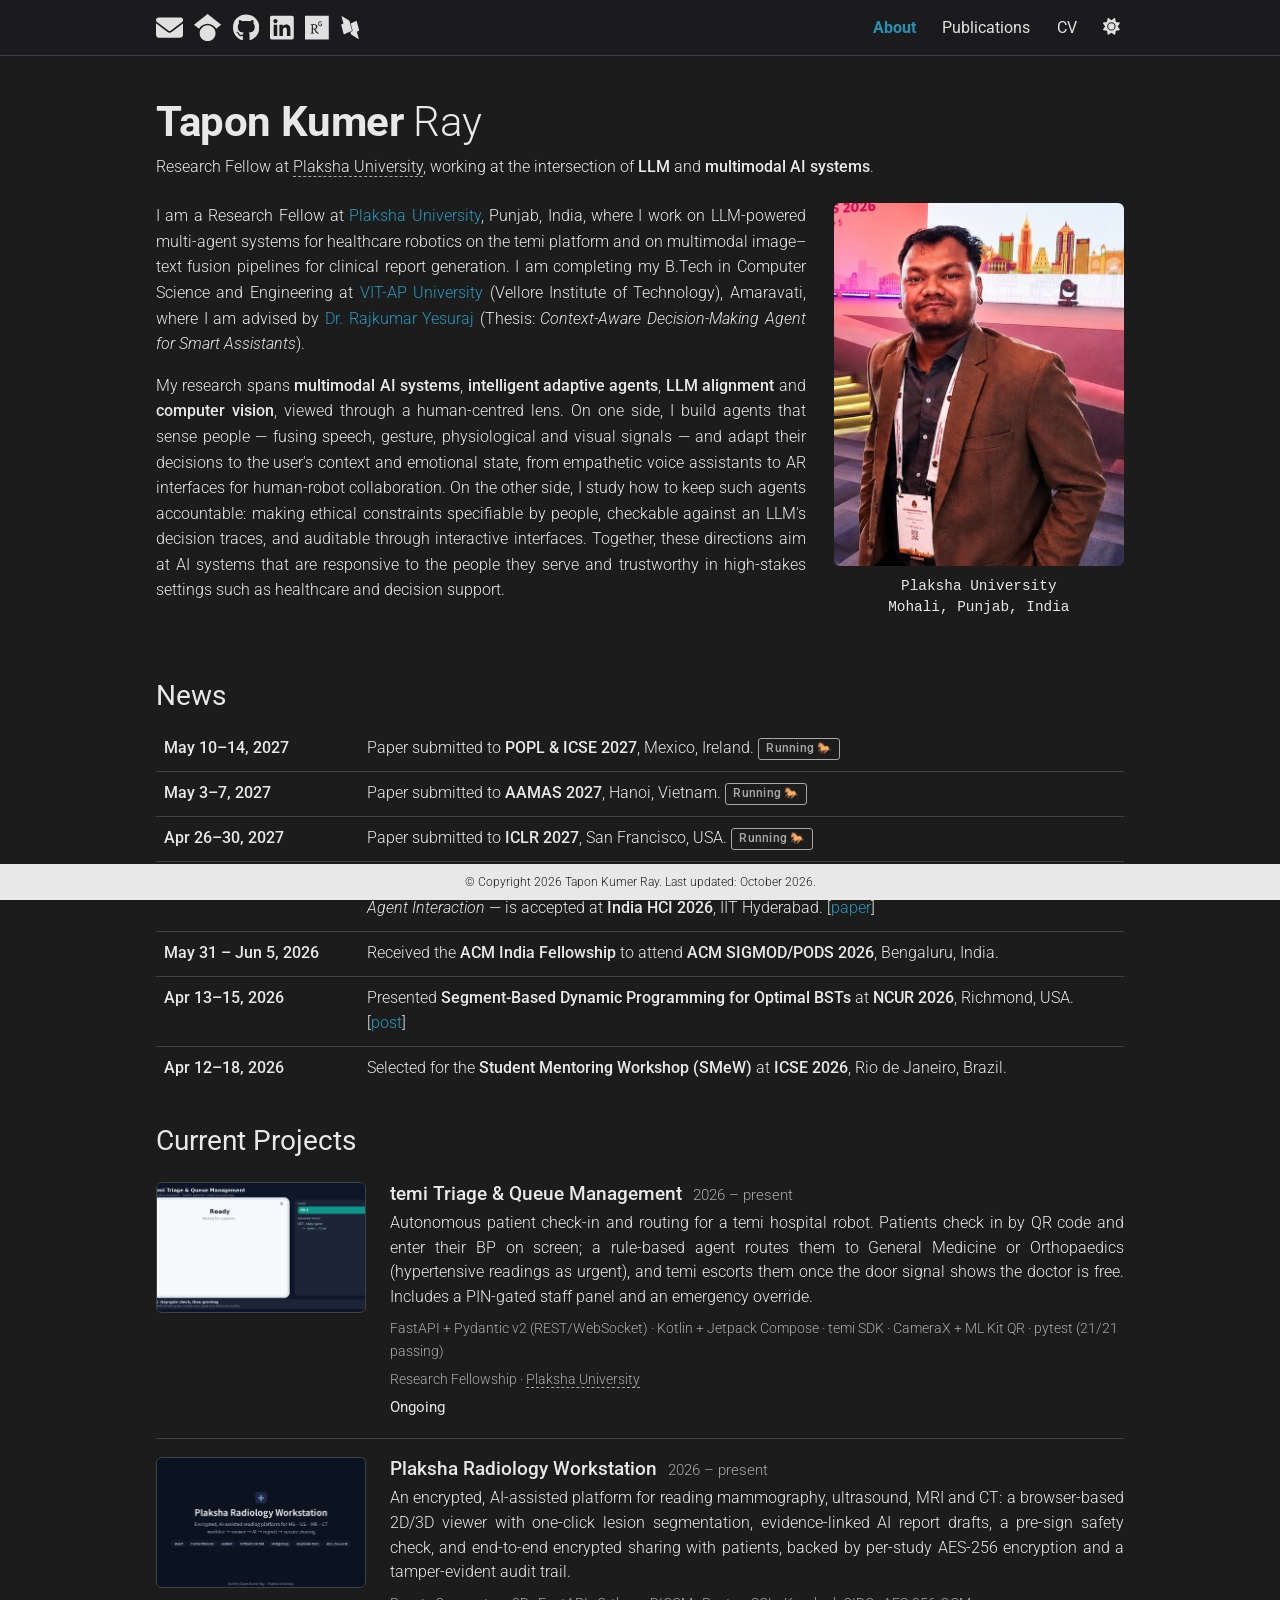
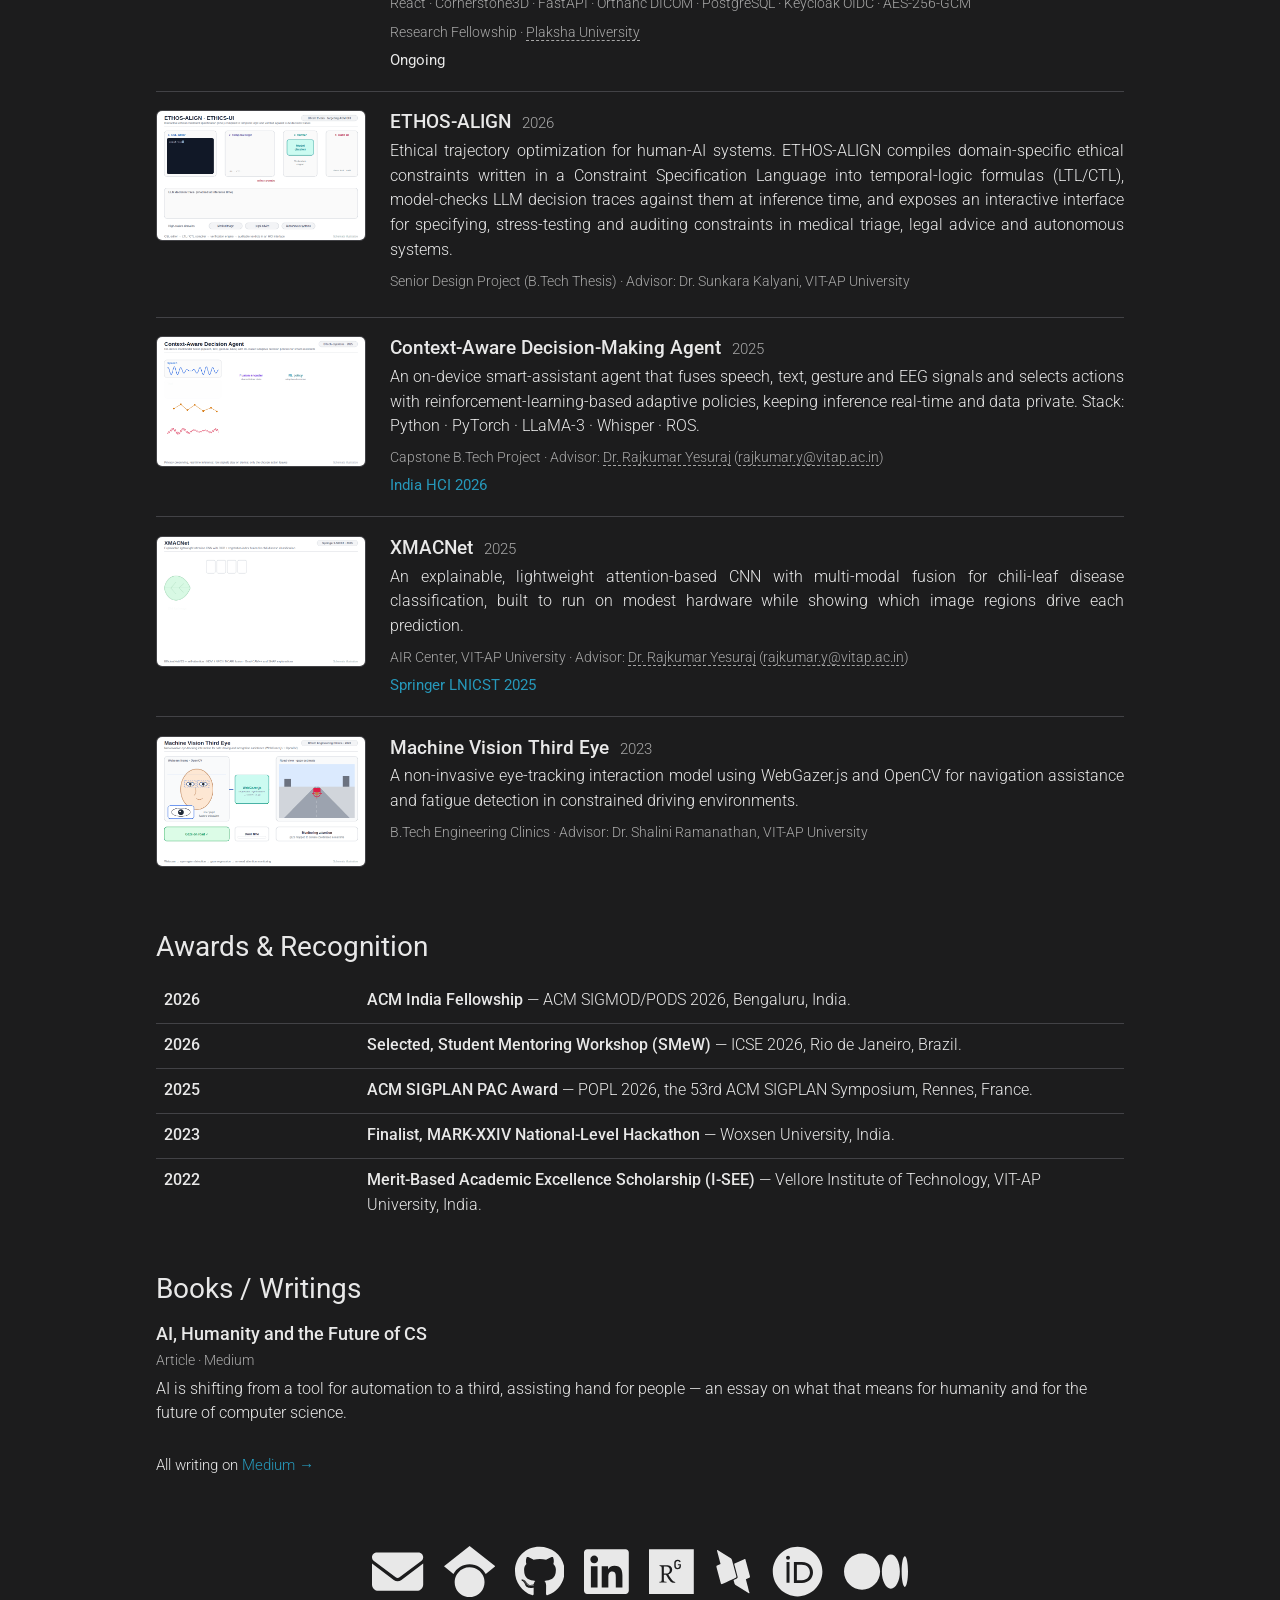
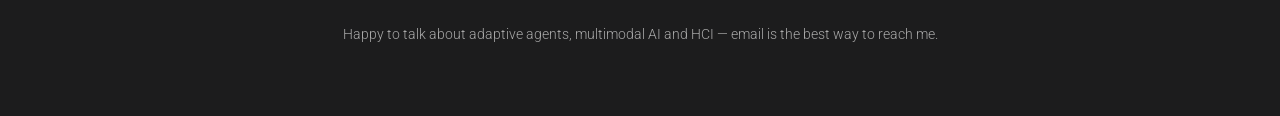
<file: index.html>
<!DOCTYPE html>
<html lang="en" data-theme="dark">
<head>
  <meta charset="utf-8">
  <meta name="viewport" content="width=device-width, initial-scale=1">
  <title>Tapon Kumer Ray</title>
  <meta name="author" content="Tapon Kumer Ray">
  <meta name="description" content="Research Fellow at Plaksha University working on multimodal AI systems, intelligent adaptive agents and LLM alignment.">
  <meta name="color-scheme" content="dark light">
  <link rel="canonical" href="https://tapon22bce.github.io/">
  <script>
    /* theme before first paint: visitor's saved choice, otherwise dark (default) */
    (function () {
      var t = null;
      try { t = localStorage.getItem("theme"); } catch (e) {}
      document.documentElement.setAttribute("data-theme", t === "light" ? "light" : "dark");
    })();
  </script>
  <link rel="preconnect" href="https://fonts.googleapis.com">
  <link rel="preconnect" href="https://fonts.gstatic.com" crossorigin>
  <link rel="stylesheet" href="https://fonts.googleapis.com/css2?family=Roboto:wght@300;400;500;700&amp;display=swap">
  <link rel="stylesheet" href="assets/css/main.css">
  <meta property="og:type" content="website">
  <meta property="og:title" content="Tapon Kumer Ray">
  <meta property="og:description" content="Research Fellow at Plaksha University — multimodal AI, adaptive agents">
  <meta property="og:url" content="https://tapon22bce.github.io/">
  <meta property="og:image" content="https://tapon22bce.github.io/assets/img/og_card.jpg">
  <meta name="twitter:card" content="summary_large_image">
  <link rel="preload" as="image" href="assets/img/prof_pic.jpg" fetchpriority="high">
  <link rel="icon" href="data:image/svg+xml,<svg xmlns=%22http://www.w3.org/2000/svg%22 viewBox=%220 0 100 100%22><text y=%22.9em%22 font-size=%2290%22>⚛️</text></svg>">
  <script type="speculationrules">
  {
    "prefetch":  [{ "urls": ["/", "/publications/", "/cv/"], "eagerness": "eager" }],
    "prerender": [{ "where": { "selector_matches": ".nav-links a" }, "eagerness": "moderate" }]
  }
  </script>
</head>
<body>

  <header>
    <nav class="navbar" aria-label="Main">
      <div class="container">
        <div class="nav-social">
          <a href="mailto:tapon.ray@plaksha.edu.in" title="Email" aria-label="Email"><svg class="icon" viewBox="0 0 512 512" width="1em" height="1em" aria-hidden="true" focusable="false"><path d="M48 64C21.5 64 0 85.5 0 112c0 15.1 7.1 29.3 19.2 38.4L236.8 313.6c11.4 8.5 27 8.5 38.4 0L492.8 150.4c12.1-9.1 19.2-23.3 19.2-38.4c0-26.5-21.5-48-48-48H48zM0 176V384c0 35.3 28.7 64 64 64H448c35.3 0 64-28.7 64-64V176L294.4 339.2c-22.8 17.1-54 17.1-76.8 0L0 176z"/></svg></a>
          <a href="https://scholar.google.com/citations?user=hwCwrJQAAAAJ&amp;hl=en" title="Google Scholar" aria-label="Google Scholar" target="_blank" rel="noopener"><svg class="icon" viewBox="0 0 512 512" width="1em" height="1em" aria-hidden="true" focusable="false"><path d="M390.9 298.5c0 0 0 .1 .1 .1c9.2 19.4 14.4 41.1 14.4 64C405.3 445.1 338.5 512 256 512s-149.3-66.9-149.3-149.3c0-22.9 5.2-44.6 14.4-64h0c1.7-3.6 3.6-7.2 5.6-10.7c4.4-7.6 9.4-14.7 15-21.3c27.4-32.6 68.5-53.3 114.4-53.3c33.6 0 64.6 11.1 89.6 29.9c9.1 6.9 17.4 14.7 24.8 23.5c5.6 6.6 10.6 13.8 15 21.3c2 3.4 3.8 7 5.5 10.5zm26.4-18.8c-30.1-58.4-91-98.4-161.3-98.4s-131.2 40-161.3 98.4L0 202.7 256 0 512 202.7l-94.7 77.1z"/></svg></a>
          <a href="https://github.com/tapon22bce" title="GitHub" aria-label="GitHub" target="_blank" rel="noopener"><svg class="icon" viewBox="0 0 496 512" width="0.969em" height="1em" aria-hidden="true" focusable="false"><path d="M165.9 397.4c0 2-2.3 3.6-5.2 3.6-3.3.3-5.6-1.3-5.6-3.6 0-2 2.3-3.6 5.2-3.6 3-.3 5.6 1.3 5.6 3.6zm-31.1-4.5c-.7 2 1.3 4.3 4.3 4.9 2.6 1 5.6 0 6.2-2s-1.3-4.3-4.3-5.2c-2.6-.7-5.5.3-6.2 2.3zm44.2-1.7c-2.9.7-4.9 2.6-4.6 4.9.3 2 2.9 3.3 5.9 2.6 2.9-.7 4.9-2.6 4.6-4.6-.3-1.9-3-3.2-5.9-2.9zM244.8 8C106.1 8 0 113.3 0 252c0 110.9 69.8 205.8 169.5 239.2 12.8 2.3 17.3-5.6 17.3-12.1 0-6.2-.3-40.4-.3-61.4 0 0-70 15-84.7-29.8 0 0-11.4-29.1-27.8-36.6 0 0-22.9-15.7 1.6-15.4 0 0 24.9 2 38.6 25.8 21.9 38.6 58.6 27.5 72.9 20.9 2.3-16 8.8-27.1 16-33.7-55.9-6.2-112.3-14.3-112.3-110.5 0-27.5 7.6-41.3 23.6-58.9-2.6-6.5-11.1-33.3 2.6-67.9 20.9-6.5 69 27 69 27 20-5.6 41.5-8.5 62.8-8.5s42.8 2.9 62.8 8.5c0 0 48.1-33.6 69-27 13.7 34.7 5.2 61.4 2.6 67.9 16 17.7 25.8 31.5 25.8 58.9 0 96.5-58.9 104.2-114.8 110.5 9.2 7.9 17 22.9 17 46.4 0 33.7-.3 75.4-.3 83.6 0 6.5 4.6 14.4 17.3 12.1C428.2 457.8 496 362.9 496 252 496 113.3 383.5 8 244.8 8zM97.2 352.9c-1.3 1-1 3.3.7 5.2 1.6 1.6 3.9 2.3 5.2 1 1.3-1 1-3.3-.7-5.2-1.6-1.6-3.9-2.3-5.2-1zm-10.8-8.1c-.7 1.3.3 2.9 2.3 3.9 1.6 1 3.6.7 4.3-.7.7-1.3-.3-2.9-2.3-3.9-2-.6-3.6-.3-4.3.7zm32.4 35.6c-1.6 1.3-1 4.3 1.3 6.2 2.3 2.3 5.2 2.6 6.5 1 1.3-1.3.7-4.3-1.3-6.2-2.2-2.3-5.2-2.6-6.5-1zm-11.4-14.7c-1.6 1-1.6 3.6 0 5.9 1.6 2.3 4.3 3.3 5.6 2.3 1.6-1.3 1.6-3.9 0-6.2-1.4-2.3-4-3.3-5.6-2z"/></svg></a>
          <a href="https://www.linkedin.com/in/tapon-k-r-2b0728261" title="LinkedIn" aria-label="LinkedIn" target="_blank" rel="noopener"><svg class="icon" viewBox="0 0 448 512" width="0.875em" height="1em" aria-hidden="true" focusable="false"><path d="M416 32H31.9C14.3 32 0 46.5 0 64.3v383.4C0 465.5 14.3 480 31.9 480H416c17.6 0 32-14.5 32-32.3V64.3c0-17.8-14.4-32.3-32-32.3zM135.4 416H69V202.2h66.5V416zm-33.2-243c-21.3 0-38.5-17.3-38.5-38.5S80.9 96 102.2 96c21.2 0 38.5 17.3 38.5 38.5 0 21.3-17.2 38.5-38.5 38.5zm282.1 243h-66.4V312c0-24.8-.5-56.7-34.5-56.7-34.6 0-39.9 27-39.9 54.9V416h-66.4V202.2h63.7v29.2h.9c8.9-16.8 30.6-34.5 62.9-34.5 67.2 0 79.7 44.3 79.7 101.9V416z"/></svg></a>
          <a href="https://www.researchgate.net/profile/Tapon-K-Ray" title="ResearchGate" aria-label="ResearchGate" target="_blank" rel="noopener"><svg class="icon" viewBox="0 0 448 512" width="0.875em" height="1em" aria-hidden="true" focusable="false"><path d="M0 32v448h448V32H0zm262.2 334.4c-6.6 3-33.2 6-50-14.2-9.2-10.6-25.3-33.3-42.2-63.6-8.9 0-14.7 0-21.4-.6v46.4c0 23.5 6 21.2 25.8 23.9v8.1c-6.9-.3-23.1-.8-35.6-.8-13.1 0-26.1.6-33.6.8v-8.1c15.5-2.9 22-1.3 22-23.9V225c0-22.6-6.4-21-22-23.9V193c25.8 1 53.1-.6 70.9-.6 31.7 0 55.9 14.4 55.9 45.6 0 21.1-16.7 42.2-39.2 47.5 13.6 24.2 30 45.6 42.2 58.9 7.2 7.8 17.2 14.7 27.2 14.7v7.3zm22.9-135c-23.3 0-32.2-15.7-32.2-32.2V167c0-12.2 8.8-30.4 34-30.4s30.4 17.9 30.4 17.9l-10.7 7.2s-5.5-12.5-19.7-12.5c-7.9 0-19.7 7.3-19.7 19.7v26.8c0 13.4 6.6 23.3 17.9 23.3 14.1 0 21.5-10.9 21.5-26.8h-17.9v-10.7h30.4c0 20.5 4.7 49.9-34 49.9zm-116.5 44.7c-9.4 0-13.6-.3-20-.8v-69.7c6.4-.6 15-.6 22.5-.6 23.3 0 37.2 12.2 37.2 34.5 0 21.9-15 36.6-39.7 36.6z"/></svg></a>
          <a href="https://dblp.org/pid/431/8461.html" title="DBLP" aria-label="DBLP" target="_blank" rel="noopener"><svg class="icon" viewBox="0 0 384 512" width="0.75em" height="1em" aria-hidden="true" focusable="false"><path d="m 32.247025,40.012819 c -2.2428,-0.15223 -3.88806,1.01161 -2.64918,5.63608 l 35.79017,133.561671 -0.006,0.003 -33.65224,15.63787 c 0,0 -10.07439,4.68192 -7.24107,15.25055 l 44.17766,164.87452 c 0,0 2.82977,10.56543 12.90503,5.88394 70.217005,-32.6353 111.107235,-51.63872 111.107235,-51.63872 l 23.56059,-10.95302 c 0,0 9.31217,-4.3568 7.47035,-14.12271 -0.0698,-0.3744 -0.12453,-0.73759 -0.22928,-1.12784 L 203.1111,226.99466 191.32151,183.0029 c -1.31859,-4.69013 0,0 -12.15521,-45.64012 0,0 -2.83181,-10.56955 -15.06775,-18.07325 L 39.001635,42.581439 c 0,0 -3.87101,-2.37289 -6.75461,-2.56862 z M 307.35817,130.16525 c -1.40848,-0.0243 -3.0411,0.31822 -4.92962,1.196 l -100.86067,46.58206 15.48604,57.76125 -0.0279,-0.0186 19.59148,73.4394 c 0.10312,0.38867 0.15484,0.75503 0.22619,1.12784 0.92144,8.4105 -7.46725,14.12272 -7.46725,14.12272 l -33.74519,15.77729 9.06605,33.92491 0.13945,0.55771 c 0,0 2.83181,10.56955 15.06775,18.07325 l 125.09672,76.70827 c 0,0 12.23242,7.50274 9.40069,-3.06747 -24.9628,-93.15868 -0.003,-0.01 -35.73439,-133.36028 l 33.60575,-15.61926 c -0.002,0 10.0713,-4.68193 7.23798,-15.25056 L 315.33357,137.2483 c 0,0 -1.87194,-6.97773 -7.9754,-7.08305 z"/></svg></a>
        </div>
        <button class="nav-toggler" aria-label="Toggle navigation" aria-expanded="false"><span></span><span></span><span></span></button>
        <ul class="nav-links">
          <li><a class="active" aria-current="page" href="./">About</a></li>
          <li><a href="publications/">Publications</a></li>
          <li><a href="cv/">CV</a></li>
          <li><button id="light-toggle" title="Change theme" aria-label="Toggle dark mode"><svg class="icon i-moon" viewBox="0 0 384 512" width="0.75em" height="1em" aria-hidden="true" focusable="false"><path d="M223.5 32C100 32 0 132.3 0 256S100 480 223.5 480c60.6 0 115.5-24.2 155.8-63.4c5-4.9 6.3-12.5 3.1-18.7s-10.1-9.7-17-8.5c-9.8 1.7-19.8 2.6-30.1 2.6c-96.9 0-175.5-78.8-175.5-176c0-65.8 36-123.1 89.3-153.3c6.1-3.5 9.2-10.5 7.7-17.3s-7.3-11.9-14.3-12.5c-6.3-.5-12.6-.8-19-.8z"/></svg><svg class="icon i-sun" viewBox="0 0 512 512" width="1em" height="1em" aria-hidden="true" focusable="false"><path d="M361.5 1.2c5 2.1 8.6 6.6 9.6 11.9L391 121l107.9 19.8c5.3 1 9.8 4.6 11.9 9.6s1.5 10.7-1.6 15.2L446.9 256l62.3 90.3c3.1 4.5 3.7 10.2 1.6 15.2s-6.6 8.6-11.9 9.6L391 391 371.1 498.9c-1 5.3-4.6 9.8-9.6 11.9s-10.7 1.5-15.2-1.6L256 446.9l-90.3 62.3c-4.5 3.1-10.2 3.7-15.2 1.6s-8.6-6.6-9.6-11.9L121 391 13.1 371.1c-5.3-1-9.8-4.6-11.9-9.6s-1.5-10.7 1.6-15.2L65.1 256 2.8 165.7c-3.1-4.5-3.7-10.2-1.6-15.2s6.6-8.6 11.9-9.6L121 121 140.9 13.1c1-5.3 4.6-9.8 9.6-11.9s10.7-1.5 15.2 1.6L256 65.1 346.3 2.8c4.5-3.1 10.2-3.7 15.2-1.6zM160 256a96 96 0 1 1 192 0 96 96 0 1 1 -192 0zm224 0a128 128 0 1 0 -256 0 128 128 0 1 0 256 0z"/></svg></button></li>
        </ul>
      </div>
    </nav>
    <div class="progress-bar"></div>
  </header>

  <main class="container">
    <div class="post">

      <!-- ================= HEADER ================= -->
      <header class="post-header">
        <h1 class="post-title"><span class="first">Tapon Kumer</span> Ray</h1>
        <p class="post-description">
          Research Fellow at <a href="https://www.plaksha.edu.in/" target="_blank" rel="noopener">Plaksha University</a>,
          working at the intersection of <b>LLM</b> and <b>multimodal AI systems</b>.
        </p>
      </header>

      <!-- ================= ABOUT ================= -->
      <article class="clearfix">
        <div class="profile">
          <img src="assets/img/prof_pic.jpg" width="600" height="750" fetchpriority="high"
               alt="Tapon Kumer Ray at ACM SIGMOD/PODS 2026, Bengaluru" loading="eager" decoding="async">
          <div class="more-info">
            <p>Plaksha University</p>
            <p>Mohali, Punjab, India</p>
          </div>
        </div>

        <div class="bio">
          <p>
            I am a Research Fellow at <a href="https://www.plaksha.edu.in/" target="_blank" rel="noopener">Plaksha University</a>,
            Punjab, India, where I work on LLM-powered multi-agent systems for healthcare robotics on the temi platform
            and on multimodal image–text fusion pipelines for clinical report generation. I am completing my
            B.Tech in Computer Science and Engineering at
            <a href="https://www.vitap.ac.in/" target="_blank" rel="noopener">VIT-AP University</a> (Vellore Institute of Technology), Amaravati,
            where I am advised by
            <a href="https://scholar.google.com/citations?user=4vbWIWMAAAAJ&hl=en" target="_blank" rel="noopener">Dr. Rajkumar Yesuraj</a>
            (Thesis: <i>Context-Aware Decision-Making Agent for Smart Assistants</i>).
          </p>
          <p>
            My research spans <b>multimodal AI systems</b>, <b>intelligent adaptive agents</b>, <b>LLM alignment</b> and
            <b>computer vision</b>, viewed through a human-centred lens. On one side, I build agents that sense people —
            fusing speech, gesture, physiological and visual signals — and adapt their decisions to the user's context and
            emotional state, from empathetic voice assistants to AR interfaces for human-robot collaboration. On the other side,
            I study how to keep such agents accountable: making ethical constraints specifiable by people, checkable against
            an LLM's decision traces, and auditable through interactive interfaces. Together, these directions aim at
            AI systems that are responsive to the people they serve and trustworthy in high-stakes settings such as
            healthcare and decision support.
          </p>
        </div>
      </article>

      <!-- ================= NEWS (date = conference dates) ================= -->
      <section class="section" id="news">
        <h2><a href="#news">News</a></h2>
        <div class="news">
          <table class="table">
            <tr>
              <th scope="row">May 10–14, 2027</th>
              <td>Paper submitted to <b>POPL & ICSE 2027</b>, Mexico, Ireland. <span class="tag run">Running 🐎</span></td>
            </tr>
            <tr>
              <th scope="row">May 3–7, 2027</th>
              <td>Paper submitted to <b>AAMAS 2027</b>, Hanoi, Vietnam. <span class="tag run">Running 🐎</span></td>
            </tr>
            <tr>
              <th scope="row">Apr 26–30, 2027</th>
              <td>Paper submitted to <b>ICLR 2027</b>, San Francisco, USA. <span class="tag run">Running 🐎</span></td>
            </tr>
            <tr>
              <th scope="row">Oct 29–31, 2026</th>
              <td><b>Context-Aware Emotionally Adaptive Voice Assistants</b> — <i>A Multi-Modal Framework for Empathetic Human-Agent Interaction</i> — is accepted at <b>India HCI 2026</b>, IIT Hyderabad. [<a href="https://arxiv.org/abs/2609.16417" target="_blank" rel="noopener">paper</a>]</td>
            </tr>
            <tr>
              <th scope="row">May 31 – Jun 5, 2026</th>
              <td>Received the <b>ACM India Fellowship</b> to attend <b>ACM SIGMOD/PODS 2026</b>, Bengaluru, India.</td>
            </tr>
            <tr>
              <th scope="row">Apr 13–15, 2026</th>
              <td>Presented <b>Segment-Based Dynamic Programming for Optimal BSTs</b> at <b>NCUR 2026</b>, Richmond, USA. [<a href="https://www.linkedin.com/posts/tapon-k-r-2b0728261_ncur26-undergradresearch-algorithmsobst-activity-7418565448839077888-KAvj" target="_blank" rel="noopener">post</a>]</td>
            </tr>
            <tr>
              <th scope="row">Apr 12–18, 2026</th>
              <td>Selected for the <b>Student Mentoring Workshop (SMeW)</b> at <b>ICSE 2026</b>, Rio de Janeiro, Brazil.</td>
            </tr>
            <tr>
              <th scope="row">Jan 11–17, 2026</th>
              <td>Received the <b>ACM SIGPLAN PAC Award</b> and served as a <b>Student Volunteer</b> at <b>POPL 2026</b>, Rennes, France.</td>
            </tr>
            <tr>
              <!-- TODO: replace "2025" with the exact CICN 2025 conference dates -->
              <th scope="row">2025</th>
              <td><b>Synchronous Emotional Dynamics in Human-AI Collaborative Networks</b> is published at <b>IEEE CICN 2025</b>. [<a href="https://ieeexplore.ieee.org/abstract/document/11368135" target="_blank" rel="noopener">paper</a>]</td>
            </tr>
            <tr>
              <!-- TODO: replace "2025" with the exact ICACCS 2025 conference dates -->
              <th scope="row">2025</th>
              <td><b>XMACNet</b> — <i>An Explainable Lightweight Attention-Based CNN for Chili Disease Classification</i> — is published in <b>Springer LNICST</b>. [<a href="https://arxiv.org/abs/2603.06750" target="_blank" rel="noopener">paper</a>]</td>
            </tr>
          </table>
        </div>
      </section>

      <!-- ================= CURRENT PROJECTS ================= -->
      <section class="section" id="projects">
        <h2><a href="#projects">Current Projects</a></h2>
        <div class="projects">

          <div class="project">
            <div class="project-thumb">
              <img src="assets/img/temi_triage.gif" width="480" height="270" alt="temi triage demo: day-gate check, patient check-in, routing and escort, with live backend trace" loading="lazy" decoding="async">
            </div>
            <div class="project-body">
              <h3>temi Triage &amp; Queue Management <span class="yr">2026 – present</span></h3>
              <p>Autonomous patient check-in and routing for a temi hospital robot. Patients check in by QR code and enter their BP on
                screen; a rule-based agent routes them to General Medicine or Orthopaedics (hypertensive readings as urgent), and temi
                escorts them once the door signal shows the doctor is free. Includes a PIN-gated staff panel and an emergency override.</p>
              <div class="project-meta">FastAPI + Pydantic v2 (REST/WebSocket) · Kotlin + Jetpack Compose · temi SDK · CameraX + ML Kit QR · pytest (21/21 passing)</div>
              <div class="project-meta">Research Fellowship · <a href="https://www.plaksha.edu.in/" target="_blank" rel="noopener">Plaksha University</a></div>
              <div class="project-links"><span>Ongoing</span><!-- <span class="dot">·</span><a href="https://github.com/tapon22bce/...">GitHub</a> --></div>
            </div>
          </div>

          <div class="project">
            <div class="project-thumb">
              <img src="assets/img/radiology.gif" width="420" height="277" alt="Plaksha Radiology Workstation demo: worklist, viewer, AI, report and secure sharing" loading="lazy" decoding="async">
            </div>
            <div class="project-body">
              <h3>Plaksha Radiology Workstation <span class="yr">2026 – present</span></h3>
              <p>An encrypted, AI-assisted platform for reading mammography, ultrasound, MRI and CT: a browser-based 2D/3D viewer with
                one-click lesion segmentation, evidence-linked AI report drafts, a pre-sign safety check, and end-to-end encrypted
                sharing with patients, backed by per-study AES-256 encryption and a tamper-evident audit trail.</p>
              <div class="project-meta">React · Cornerstone3D · FastAPI · Orthanc DICOM · PostgreSQL · Keycloak OIDC · AES-256-GCM</div>
              <div class="project-meta">Research Fellowship · <a href="https://www.plaksha.edu.in/" target="_blank" rel="noopener">Plaksha University</a></div>
              <div class="project-links"><span>Ongoing</span><!-- <span class="dot">·</span><a href="https://github.com/tapon22bce/...">GitHub</a> --></div>
            </div>
          </div>

          <div class="project">
            <div class="project-thumb">
              <img src="assets/img/ethos.gif" alt="ETHOS-ALIGN: constraint editor compiling to temporal logic and checking LLM decision traces" loading="lazy" decoding="async">
            </div>
            <div class="project-body">
              <h3>ETHOS-ALIGN <span class="yr">2026</span></h3>
              <p>Ethical trajectory optimization for human-AI systems. ETHOS-ALIGN compiles domain-specific ethical constraints written in a
                Constraint Specification Language into temporal-logic formulas (LTL/CTL), model-checks LLM decision traces against them at
                inference time, and exposes an interactive interface for specifying, stress-testing and auditing constraints in medical
                triage, legal advice and autonomous systems.</p>
              <div class="project-meta">Senior Design Project (B.Tech Thesis) · Advisor: Dr. Sunkara Kalyani, VIT-AP University</div>
              <!-- <div class="project-links"><a href="#">GitHub</a></div> -->
            </div>
          </div>

          <div class="project">
            <div class="project-thumb">
              <img src="assets/img/ctxagent.gif" alt="Context-aware decision agent: on-device multimodal fusion with RL policy" loading="lazy" decoding="async">
            </div>
            <div class="project-body">
              <h3>Context-Aware Decision-Making Agent <span class="yr">2025</span></h3>
              <p>An on-device smart-assistant agent that fuses speech, text, gesture and EEG signals and selects actions with
                reinforcement-learning-based adaptive policies, keeping inference real-time and data private.
                Stack: Python · PyTorch · LLaMA-3 · Whisper · ROS.</p>
              <div class="project-meta">Capstone B.Tech Project · Advisor: <a href="https://scholar.google.com/citations?user=4vbWIWMAAAAJ&hl=en" target="_blank" rel="noopener">Dr. Rajkumar Yesuraj</a> (<a href="mailto:rajkumar.y@vitap.ac.in">rajkumar.y@vitap.ac.in</a>)</div>
              <div class="project-links"><a href="https://arxiv.org/abs/2609.16417" target="_blank" rel="noopener">India HCI 2026</a><!-- <span class="dot">·</span><a href="#">GitHub</a> --></div>
            </div>
          </div>

          <div class="project">
            <div class="project-thumb">
              <img src="assets/img/xmacnet.gif" alt="XMACNet: explainable multi-modal CNN for chili disease classification" loading="lazy" decoding="async">
            </div>
            <div class="project-body">
              <h3>XMACNet <span class="yr">2025</span></h3>
              <p>An explainable, lightweight attention-based CNN with multi-modal fusion for chili-leaf disease classification,
                built to run on modest hardware while showing which image regions drive each prediction.</p>
              <div class="project-meta">AIR Center, VIT-AP University · Advisor: <a href="https://scholar.google.com/citations?user=4vbWIWMAAAAJ&hl=en" target="_blank" rel="noopener">Dr. Rajkumar Yesuraj</a> (<a href="mailto:rajkumar.y@vitap.ac.in">rajkumar.y@vitap.ac.in</a>)</div>
              <div class="project-links"><a href="https://arxiv.org/abs/2603.06750" target="_blank" rel="noopener">Springer LNICST 2025</a><!-- <span class="dot">·</span><a href="#">GitHub</a> --></div>
            </div>
          </div>


          <div class="project">
            <div class="project-thumb">
              <img src="assets/img/thirdeye.gif" alt="Machine Vision Third Eye: eye tracking for safe driving" loading="lazy" decoding="async">
            </div>
            <div class="project-body">
              <h3>Machine Vision Third Eye <span class="yr">2023</span></h3>
              <p>A non-invasive eye-tracking interaction model using WebGazer.js and OpenCV for navigation assistance and fatigue
                detection in constrained driving environments.</p>
              <div class="project-meta">B.Tech Engineering Clinics · Advisor: Dr. Shalini Ramanathan, VIT-AP University</div>
              <!-- <div class="project-links"><a href="#">GitHub</a></div> -->
            </div>
          </div>

        </div>
      </section>

      <!-- ================= AWARDS & RECOGNITION ================= -->
      <section class="section" id="awards">
        <h2><a href="#awards">Awards &amp; Recognition</a></h2>
        <table class="table">
          <tr><th scope="row">2026</th><td><b>ACM India Fellowship</b> — ACM SIGMOD/PODS 2026, Bengaluru, India.</td></tr>
          <tr><th scope="row">2026</th><td><b>Selected, Student Mentoring Workshop (SMeW)</b> — ICSE 2026, Rio de Janeiro, Brazil.</td></tr>
          <tr><th scope="row">2025</th><td><b>ACM SIGPLAN PAC Award</b> — POPL 2026, the 53rd ACM SIGPLAN Symposium, Rennes, France.</td></tr>
          <tr><th scope="row">2023</th><td><b>Finalist, MARK-XXIV National-Level Hackathon</b> — Woxsen University, India.</td></tr>
          <tr><th scope="row">2022</th><td><b>Merit-Based Academic Excellence Scholarship (I-SEE)</b> — Vellore Institute of Technology, VIT-AP University, India.</td></tr>
        </table>
      </section>

      <!-- ================= BOOKS / WRITINGS ================= -->
      <section class="section" id="writings">
        <h2><a href="#writings">Books / Writings</a></h2>
        <div class="writings">
          <div class="writing">
            <h3><a href="https://medium.com/@ray.tapon22bce/ai-humanity-and-future-of-cs-ec5004c96777" target="_blank" rel="noopener">AI, Humanity and the Future of CS</a></h3>
            <div class="meta">Article · Medium</div>
            <p>AI is shifting from a tool for automation to a third, assisting hand for people — an essay on what that means for
              humanity and for the future of computer science.</p>
          </div>
          <!-- TODO: add more writings by copying this block
          <div class="writing">
            <h3><a href="https://medium.com/@ray.tapon22bce/..." target="_blank" rel="noopener">Article title</a></h3>
            <div class="meta">Essay · Medium · 2026</div>
            <p>Two-line description of the piece.</p>
          </div>
          -->
        </div>
        <p style="margin-top:.75rem;font-size:.95rem;">All writing on <a href="https://medium.com/@ray.tapon22bce" target="_blank" rel="noopener">Medium →</a></p>
      </section>


    </div>

    <!-- ================= CONTACT ICONS ================= -->
    <div class="social">
      <div class="contact-icons">
        <a href="mailto:tapon.ray@plaksha.edu.in" title="Email" aria-label="Email"><svg class="icon" viewBox="0 0 512 512" width="1em" height="1em" aria-hidden="true" focusable="false"><path d="M48 64C21.5 64 0 85.5 0 112c0 15.1 7.1 29.3 19.2 38.4L236.8 313.6c11.4 8.5 27 8.5 38.4 0L492.8 150.4c12.1-9.1 19.2-23.3 19.2-38.4c0-26.5-21.5-48-48-48H48zM0 176V384c0 35.3 28.7 64 64 64H448c35.3 0 64-28.7 64-64V176L294.4 339.2c-22.8 17.1-54 17.1-76.8 0L0 176z"/></svg></a>
        <a href="https://scholar.google.com/citations?user=hwCwrJQAAAAJ&amp;hl=en" title="Google Scholar" aria-label="Google Scholar" target="_blank" rel="noopener"><svg class="icon" viewBox="0 0 512 512" width="1em" height="1em" aria-hidden="true" focusable="false"><path d="M390.9 298.5c0 0 0 .1 .1 .1c9.2 19.4 14.4 41.1 14.4 64C405.3 445.1 338.5 512 256 512s-149.3-66.9-149.3-149.3c0-22.9 5.2-44.6 14.4-64h0c1.7-3.6 3.6-7.2 5.6-10.7c4.4-7.6 9.4-14.7 15-21.3c27.4-32.6 68.5-53.3 114.4-53.3c33.6 0 64.6 11.1 89.6 29.9c9.1 6.9 17.4 14.7 24.8 23.5c5.6 6.6 10.6 13.8 15 21.3c2 3.4 3.8 7 5.5 10.5zm26.4-18.8c-30.1-58.4-91-98.4-161.3-98.4s-131.2 40-161.3 98.4L0 202.7 256 0 512 202.7l-94.7 77.1z"/></svg></a>
        <a href="https://github.com/tapon22bce" title="GitHub" aria-label="GitHub" target="_blank" rel="noopener"><svg class="icon" viewBox="0 0 496 512" width="0.969em" height="1em" aria-hidden="true" focusable="false"><path d="M165.9 397.4c0 2-2.3 3.6-5.2 3.6-3.3.3-5.6-1.3-5.6-3.6 0-2 2.3-3.6 5.2-3.6 3-.3 5.6 1.3 5.6 3.6zm-31.1-4.5c-.7 2 1.3 4.3 4.3 4.9 2.6 1 5.6 0 6.2-2s-1.3-4.3-4.3-5.2c-2.6-.7-5.5.3-6.2 2.3zm44.2-1.7c-2.9.7-4.9 2.6-4.6 4.9.3 2 2.9 3.3 5.9 2.6 2.9-.7 4.9-2.6 4.6-4.6-.3-1.9-3-3.2-5.9-2.9zM244.8 8C106.1 8 0 113.3 0 252c0 110.9 69.8 205.8 169.5 239.2 12.8 2.3 17.3-5.6 17.3-12.1 0-6.2-.3-40.4-.3-61.4 0 0-70 15-84.7-29.8 0 0-11.4-29.1-27.8-36.6 0 0-22.9-15.7 1.6-15.4 0 0 24.9 2 38.6 25.8 21.9 38.6 58.6 27.5 72.9 20.9 2.3-16 8.8-27.1 16-33.7-55.9-6.2-112.3-14.3-112.3-110.5 0-27.5 7.6-41.3 23.6-58.9-2.6-6.5-11.1-33.3 2.6-67.9 20.9-6.5 69 27 69 27 20-5.6 41.5-8.5 62.8-8.5s42.8 2.9 62.8 8.5c0 0 48.1-33.6 69-27 13.7 34.7 5.2 61.4 2.6 67.9 16 17.7 25.8 31.5 25.8 58.9 0 96.5-58.9 104.2-114.8 110.5 9.2 7.9 17 22.9 17 46.4 0 33.7-.3 75.4-.3 83.6 0 6.5 4.6 14.4 17.3 12.1C428.2 457.8 496 362.9 496 252 496 113.3 383.5 8 244.8 8zM97.2 352.9c-1.3 1-1 3.3.7 5.2 1.6 1.6 3.9 2.3 5.2 1 1.3-1 1-3.3-.7-5.2-1.6-1.6-3.9-2.3-5.2-1zm-10.8-8.1c-.7 1.3.3 2.9 2.3 3.9 1.6 1 3.6.7 4.3-.7.7-1.3-.3-2.9-2.3-3.9-2-.6-3.6-.3-4.3.7zm32.4 35.6c-1.6 1.3-1 4.3 1.3 6.2 2.3 2.3 5.2 2.6 6.5 1 1.3-1.3.7-4.3-1.3-6.2-2.2-2.3-5.2-2.6-6.5-1zm-11.4-14.7c-1.6 1-1.6 3.6 0 5.9 1.6 2.3 4.3 3.3 5.6 2.3 1.6-1.3 1.6-3.9 0-6.2-1.4-2.3-4-3.3-5.6-2z"/></svg></a>
        <a href="https://www.linkedin.com/in/tapon-k-r-2b0728261" title="LinkedIn" aria-label="LinkedIn" target="_blank" rel="noopener"><svg class="icon" viewBox="0 0 448 512" width="0.875em" height="1em" aria-hidden="true" focusable="false"><path d="M416 32H31.9C14.3 32 0 46.5 0 64.3v383.4C0 465.5 14.3 480 31.9 480H416c17.6 0 32-14.5 32-32.3V64.3c0-17.8-14.4-32.3-32-32.3zM135.4 416H69V202.2h66.5V416zm-33.2-243c-21.3 0-38.5-17.3-38.5-38.5S80.9 96 102.2 96c21.2 0 38.5 17.3 38.5 38.5 0 21.3-17.2 38.5-38.5 38.5zm282.1 243h-66.4V312c0-24.8-.5-56.7-34.5-56.7-34.6 0-39.9 27-39.9 54.9V416h-66.4V202.2h63.7v29.2h.9c8.9-16.8 30.6-34.5 62.9-34.5 67.2 0 79.7 44.3 79.7 101.9V416z"/></svg></a>
        <a href="https://www.researchgate.net/profile/Tapon-K-Ray" title="ResearchGate" aria-label="ResearchGate" target="_blank" rel="noopener"><svg class="icon" viewBox="0 0 448 512" width="0.875em" height="1em" aria-hidden="true" focusable="false"><path d="M0 32v448h448V32H0zm262.2 334.4c-6.6 3-33.2 6-50-14.2-9.2-10.6-25.3-33.3-42.2-63.6-8.9 0-14.7 0-21.4-.6v46.4c0 23.5 6 21.2 25.8 23.9v8.1c-6.9-.3-23.1-.8-35.6-.8-13.1 0-26.1.6-33.6.8v-8.1c15.5-2.9 22-1.3 22-23.9V225c0-22.6-6.4-21-22-23.9V193c25.8 1 53.1-.6 70.9-.6 31.7 0 55.9 14.4 55.9 45.6 0 21.1-16.7 42.2-39.2 47.5 13.6 24.2 30 45.6 42.2 58.9 7.2 7.8 17.2 14.7 27.2 14.7v7.3zm22.9-135c-23.3 0-32.2-15.7-32.2-32.2V167c0-12.2 8.8-30.4 34-30.4s30.4 17.9 30.4 17.9l-10.7 7.2s-5.5-12.5-19.7-12.5c-7.9 0-19.7 7.3-19.7 19.7v26.8c0 13.4 6.6 23.3 17.9 23.3 14.1 0 21.5-10.9 21.5-26.8h-17.9v-10.7h30.4c0 20.5 4.7 49.9-34 49.9zm-116.5 44.7c-9.4 0-13.6-.3-20-.8v-69.7c6.4-.6 15-.6 22.5-.6 23.3 0 37.2 12.2 37.2 34.5 0 21.9-15 36.6-39.7 36.6z"/></svg></a>
        <a href="https://dblp.org/pid/431/8461.html" title="DBLP" aria-label="DBLP" target="_blank" rel="noopener"><svg class="icon" viewBox="0 0 384 512" width="0.75em" height="1em" aria-hidden="true" focusable="false"><path d="m 32.247025,40.012819 c -2.2428,-0.15223 -3.88806,1.01161 -2.64918,5.63608 l 35.79017,133.561671 -0.006,0.003 -33.65224,15.63787 c 0,0 -10.07439,4.68192 -7.24107,15.25055 l 44.17766,164.87452 c 0,0 2.82977,10.56543 12.90503,5.88394 70.217005,-32.6353 111.107235,-51.63872 111.107235,-51.63872 l 23.56059,-10.95302 c 0,0 9.31217,-4.3568 7.47035,-14.12271 -0.0698,-0.3744 -0.12453,-0.73759 -0.22928,-1.12784 L 203.1111,226.99466 191.32151,183.0029 c -1.31859,-4.69013 0,0 -12.15521,-45.64012 0,0 -2.83181,-10.56955 -15.06775,-18.07325 L 39.001635,42.581439 c 0,0 -3.87101,-2.37289 -6.75461,-2.56862 z M 307.35817,130.16525 c -1.40848,-0.0243 -3.0411,0.31822 -4.92962,1.196 l -100.86067,46.58206 15.48604,57.76125 -0.0279,-0.0186 19.59148,73.4394 c 0.10312,0.38867 0.15484,0.75503 0.22619,1.12784 0.92144,8.4105 -7.46725,14.12272 -7.46725,14.12272 l -33.74519,15.77729 9.06605,33.92491 0.13945,0.55771 c 0,0 2.83181,10.56955 15.06775,18.07325 l 125.09672,76.70827 c 0,0 12.23242,7.50274 9.40069,-3.06747 -24.9628,-93.15868 -0.003,-0.01 -35.73439,-133.36028 l 33.60575,-15.61926 c -0.002,0 10.0713,-4.68193 7.23798,-15.25056 L 315.33357,137.2483 c 0,0 -1.87194,-6.97773 -7.9754,-7.08305 z"/></svg></a>
        <a href="https://orcid.org/0009-0000-3474-7573" title="ORCID" aria-label="ORCID" target="_blank" rel="noopener"><svg class="icon" viewBox="0 0 512 512" width="1em" height="1em" aria-hidden="true" focusable="false"><path d="M294.75 188.19h-45.92V342h47.47c67.62 0 83.12-51.34 83.12-76.91 0-41.64-26.54-76.9-84.67-76.9zM256 8C119 8 8 119 8 256s111 248 248 248 248-111 248-248S393 8 256 8zm-80.79 360.76h-29.84v-207.5h29.84zm-14.92-231.14a19.57 19.57 0 1 1 19.57-19.57 19.64 19.64 0 0 1-19.57 19.57zM300 369h-81V161.26h80.6c76.73 0 110.44 54.83 110.44 103.85C410 318.39 368.38 369 300 369z"/></svg></a>
        <a href="https://medium.com/@ray.tapon22bce" title="Medium" aria-label="Medium" target="_blank" rel="noopener"><svg class="icon" viewBox="0 0 640 512" width="1.25em" height="1em" aria-hidden="true" focusable="false"><path d="M180.5,74.262C80.813,74.262,0,155.633,0,256S80.819,437.738,180.5,437.738,361,356.373,361,256,280.191,74.262,180.5,74.262Zm288.25,10.646c-49.845,0-90.245,76.619-90.245,171.095s40.406,171.1,90.251,171.1,90.251-76.619,90.251-171.1H559C559,161.5,518.6,84.908,468.752,84.908Zm139.506,17.821c-17.526,0-31.735,68.628-31.735,153.274s14.2,153.274,31.735,153.274S640,340.631,640,256C640,171.351,625.785,102.729,608.258,102.729Z"/></svg></a>
      </div>
        <div class="contact-note">Happy to talk about adaptive agents, multimodal AI and HCI — email is the best way to reach me.</div>
    </div>
  </main>

  <footer class="fixed-bottom">
    <div class="container">© Copyright 2026 Tapon Kumer Ray. Last updated: October 2026.</div>
  </footer>

  <script src="assets/js/main.js" defer></script>
</body>
</html>
</file>
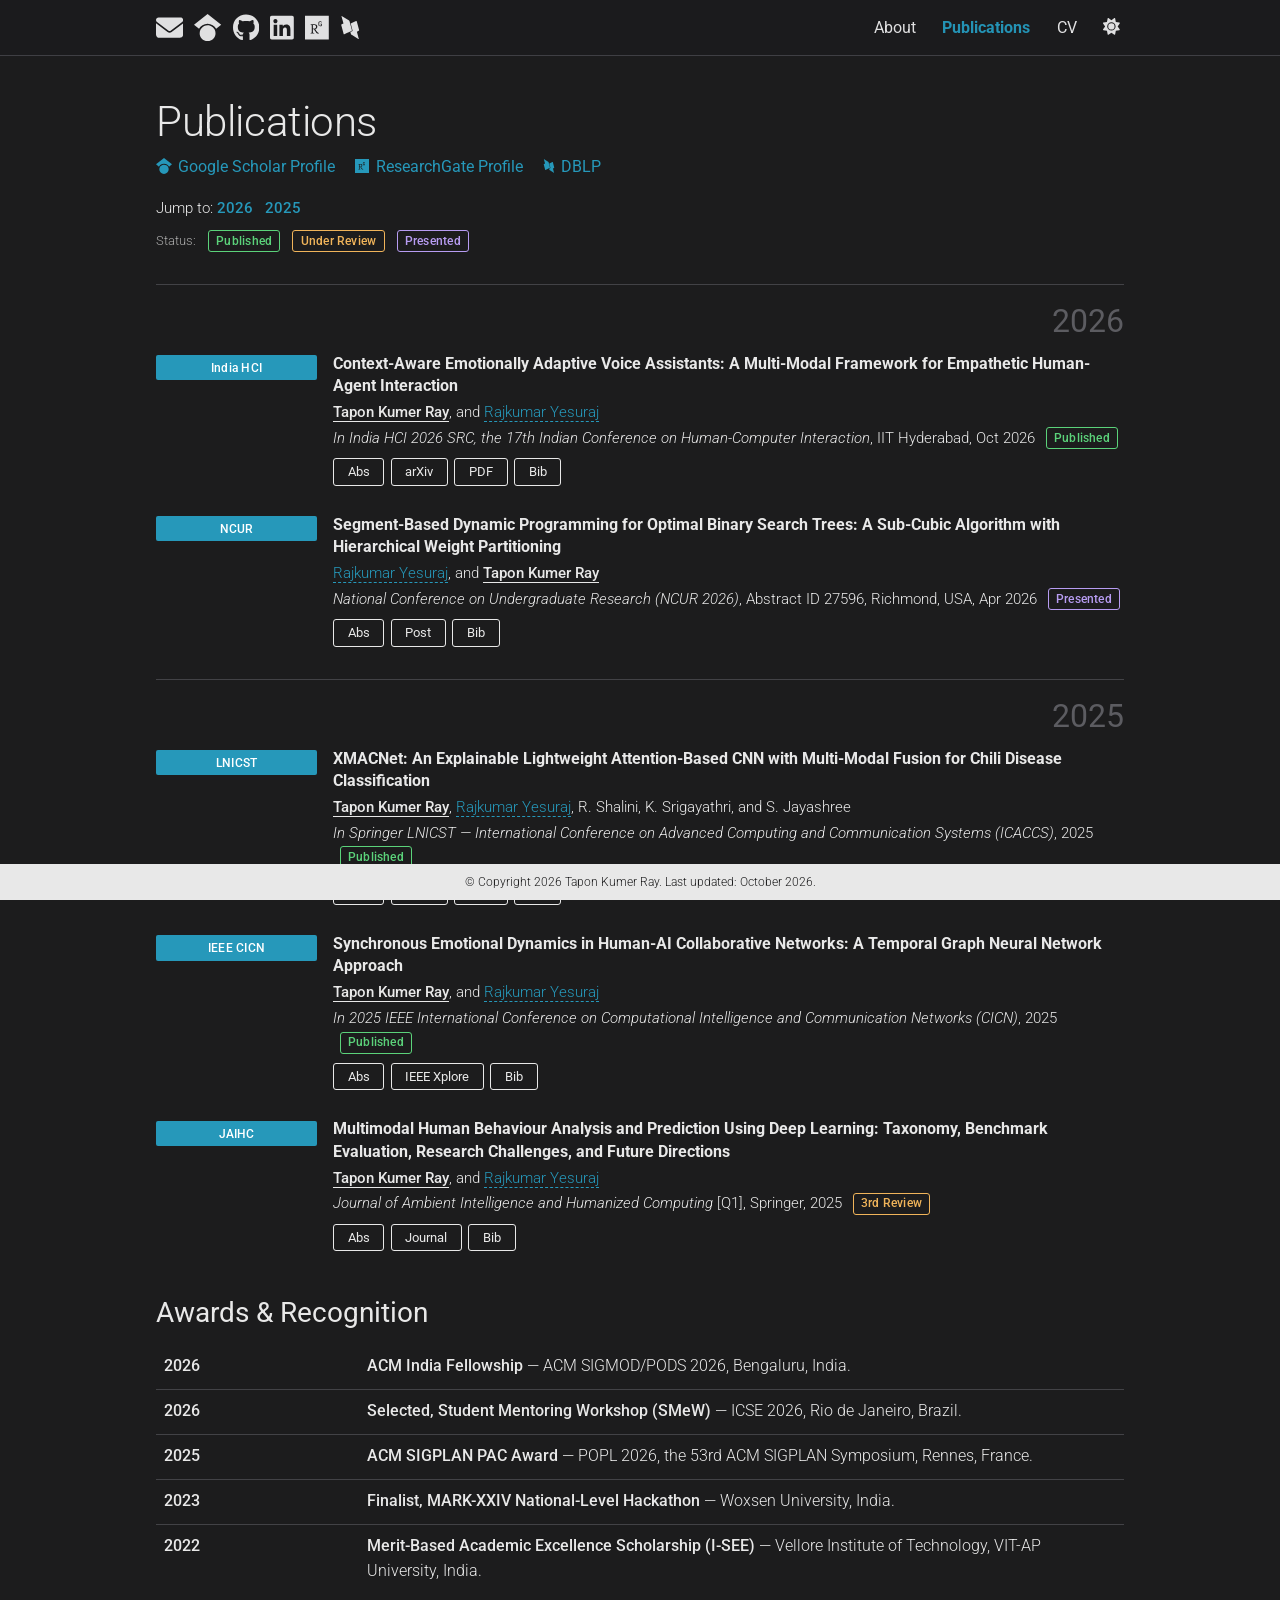
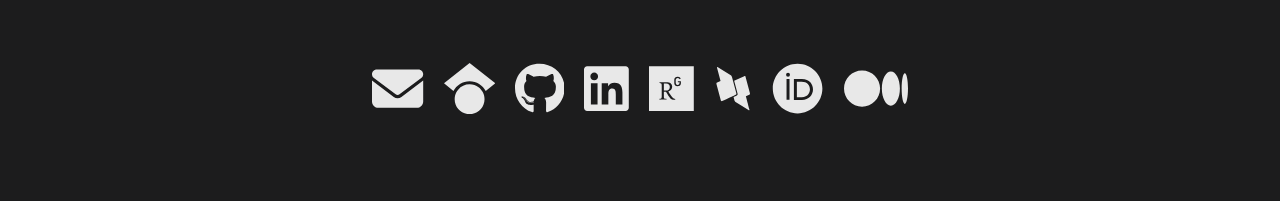
<file: publications/index.html>
<!DOCTYPE html>
<html lang="en" data-theme="dark">
<head>
  <meta charset="utf-8">
  <meta name="viewport" content="width=device-width, initial-scale=1">
  <title>Publications | Tapon Kumer Ray</title>
  <meta name="author" content="Tapon Kumer Ray">
  <meta name="description" content="Publications by Tapon Kumer Ray, grouped by year.">
  <meta name="color-scheme" content="dark light">
  <link rel="canonical" href="https://tapon22bce.github.io/publications/">
  <script>
    /* theme before first paint: visitor's saved choice, otherwise dark (default) */
    (function () {
      var t = null;
      try { t = localStorage.getItem("theme"); } catch (e) {}
      document.documentElement.setAttribute("data-theme", t === "light" ? "light" : "dark");
    })();
  </script>
  <link rel="preconnect" href="https://fonts.googleapis.com">
  <link rel="preconnect" href="https://fonts.gstatic.com" crossorigin>
  <link rel="stylesheet" href="https://fonts.googleapis.com/css2?family=Roboto:wght@300;400;500;700&amp;display=swap">
  <link rel="stylesheet" href="../assets/css/main.css">
  <link rel="icon" href="data:image/svg+xml,<svg xmlns=%22http://www.w3.org/2000/svg%22 viewBox=%220 0 100 100%22><text y=%22.9em%22 font-size=%2290%22>⚛️</text></svg>">
  <script type="speculationrules">
  {
    "prefetch":  [{ "urls": ["/", "/publications/", "/cv/"], "eagerness": "eager" }],
    "prerender": [{ "where": { "selector_matches": ".nav-links a" }, "eagerness": "moderate" }]
  }
  </script>
</head>
<body>

  <header>
    <nav class="navbar" aria-label="Main">
      <div class="container">
        <div class="nav-social">
          <a href="mailto:tapon.ray@plaksha.edu.in" title="Email" aria-label="Email"><svg class="icon" viewBox="0 0 512 512" width="1em" height="1em" aria-hidden="true" focusable="false"><path d="M48 64C21.5 64 0 85.5 0 112c0 15.1 7.1 29.3 19.2 38.4L236.8 313.6c11.4 8.5 27 8.5 38.4 0L492.8 150.4c12.1-9.1 19.2-23.3 19.2-38.4c0-26.5-21.5-48-48-48H48zM0 176V384c0 35.3 28.7 64 64 64H448c35.3 0 64-28.7 64-64V176L294.4 339.2c-22.8 17.1-54 17.1-76.8 0L0 176z"/></svg></a>
          <a href="https://scholar.google.com/citations?user=hwCwrJQAAAAJ&amp;hl=en" title="Google Scholar" aria-label="Google Scholar" target="_blank" rel="noopener"><svg class="icon" viewBox="0 0 512 512" width="1em" height="1em" aria-hidden="true" focusable="false"><path d="M390.9 298.5c0 0 0 .1 .1 .1c9.2 19.4 14.4 41.1 14.4 64C405.3 445.1 338.5 512 256 512s-149.3-66.9-149.3-149.3c0-22.9 5.2-44.6 14.4-64h0c1.7-3.6 3.6-7.2 5.6-10.7c4.4-7.6 9.4-14.7 15-21.3c27.4-32.6 68.5-53.3 114.4-53.3c33.6 0 64.6 11.1 89.6 29.9c9.1 6.9 17.4 14.7 24.8 23.5c5.6 6.6 10.6 13.8 15 21.3c2 3.4 3.8 7 5.5 10.5zm26.4-18.8c-30.1-58.4-91-98.4-161.3-98.4s-131.2 40-161.3 98.4L0 202.7 256 0 512 202.7l-94.7 77.1z"/></svg></a>
          <a href="https://github.com/tapon22bce" title="GitHub" aria-label="GitHub" target="_blank" rel="noopener"><svg class="icon" viewBox="0 0 496 512" width="0.969em" height="1em" aria-hidden="true" focusable="false"><path d="M165.9 397.4c0 2-2.3 3.6-5.2 3.6-3.3.3-5.6-1.3-5.6-3.6 0-2 2.3-3.6 5.2-3.6 3-.3 5.6 1.3 5.6 3.6zm-31.1-4.5c-.7 2 1.3 4.3 4.3 4.9 2.6 1 5.6 0 6.2-2s-1.3-4.3-4.3-5.2c-2.6-.7-5.5.3-6.2 2.3zm44.2-1.7c-2.9.7-4.9 2.6-4.6 4.9.3 2 2.9 3.3 5.9 2.6 2.9-.7 4.9-2.6 4.6-4.6-.3-1.9-3-3.2-5.9-2.9zM244.8 8C106.1 8 0 113.3 0 252c0 110.9 69.8 205.8 169.5 239.2 12.8 2.3 17.3-5.6 17.3-12.1 0-6.2-.3-40.4-.3-61.4 0 0-70 15-84.7-29.8 0 0-11.4-29.1-27.8-36.6 0 0-22.9-15.7 1.6-15.4 0 0 24.9 2 38.6 25.8 21.9 38.6 58.6 27.5 72.9 20.9 2.3-16 8.8-27.1 16-33.7-55.9-6.2-112.3-14.3-112.3-110.5 0-27.5 7.6-41.3 23.6-58.9-2.6-6.5-11.1-33.3 2.6-67.9 20.9-6.5 69 27 69 27 20-5.6 41.5-8.5 62.8-8.5s42.8 2.9 62.8 8.5c0 0 48.1-33.6 69-27 13.7 34.7 5.2 61.4 2.6 67.9 16 17.7 25.8 31.5 25.8 58.9 0 96.5-58.9 104.2-114.8 110.5 9.2 7.9 17 22.9 17 46.4 0 33.7-.3 75.4-.3 83.6 0 6.5 4.6 14.4 17.3 12.1C428.2 457.8 496 362.9 496 252 496 113.3 383.5 8 244.8 8zM97.2 352.9c-1.3 1-1 3.3.7 5.2 1.6 1.6 3.9 2.3 5.2 1 1.3-1 1-3.3-.7-5.2-1.6-1.6-3.9-2.3-5.2-1zm-10.8-8.1c-.7 1.3.3 2.9 2.3 3.9 1.6 1 3.6.7 4.3-.7.7-1.3-.3-2.9-2.3-3.9-2-.6-3.6-.3-4.3.7zm32.4 35.6c-1.6 1.3-1 4.3 1.3 6.2 2.3 2.3 5.2 2.6 6.5 1 1.3-1.3.7-4.3-1.3-6.2-2.2-2.3-5.2-2.6-6.5-1zm-11.4-14.7c-1.6 1-1.6 3.6 0 5.9 1.6 2.3 4.3 3.3 5.6 2.3 1.6-1.3 1.6-3.9 0-6.2-1.4-2.3-4-3.3-5.6-2z"/></svg></a>
          <a href="https://www.linkedin.com/in/tapon-k-r-2b0728261" title="LinkedIn" aria-label="LinkedIn" target="_blank" rel="noopener"><svg class="icon" viewBox="0 0 448 512" width="0.875em" height="1em" aria-hidden="true" focusable="false"><path d="M416 32H31.9C14.3 32 0 46.5 0 64.3v383.4C0 465.5 14.3 480 31.9 480H416c17.6 0 32-14.5 32-32.3V64.3c0-17.8-14.4-32.3-32-32.3zM135.4 416H69V202.2h66.5V416zm-33.2-243c-21.3 0-38.5-17.3-38.5-38.5S80.9 96 102.2 96c21.2 0 38.5 17.3 38.5 38.5 0 21.3-17.2 38.5-38.5 38.5zm282.1 243h-66.4V312c0-24.8-.5-56.7-34.5-56.7-34.6 0-39.9 27-39.9 54.9V416h-66.4V202.2h63.7v29.2h.9c8.9-16.8 30.6-34.5 62.9-34.5 67.2 0 79.7 44.3 79.7 101.9V416z"/></svg></a>
          <a href="https://www.researchgate.net/profile/Tapon-K-Ray" title="ResearchGate" aria-label="ResearchGate" target="_blank" rel="noopener"><svg class="icon" viewBox="0 0 448 512" width="0.875em" height="1em" aria-hidden="true" focusable="false"><path d="M0 32v448h448V32H0zm262.2 334.4c-6.6 3-33.2 6-50-14.2-9.2-10.6-25.3-33.3-42.2-63.6-8.9 0-14.7 0-21.4-.6v46.4c0 23.5 6 21.2 25.8 23.9v8.1c-6.9-.3-23.1-.8-35.6-.8-13.1 0-26.1.6-33.6.8v-8.1c15.5-2.9 22-1.3 22-23.9V225c0-22.6-6.4-21-22-23.9V193c25.8 1 53.1-.6 70.9-.6 31.7 0 55.9 14.4 55.9 45.6 0 21.1-16.7 42.2-39.2 47.5 13.6 24.2 30 45.6 42.2 58.9 7.2 7.8 17.2 14.7 27.2 14.7v7.3zm22.9-135c-23.3 0-32.2-15.7-32.2-32.2V167c0-12.2 8.8-30.4 34-30.4s30.4 17.9 30.4 17.9l-10.7 7.2s-5.5-12.5-19.7-12.5c-7.9 0-19.7 7.3-19.7 19.7v26.8c0 13.4 6.6 23.3 17.9 23.3 14.1 0 21.5-10.9 21.5-26.8h-17.9v-10.7h30.4c0 20.5 4.7 49.9-34 49.9zm-116.5 44.7c-9.4 0-13.6-.3-20-.8v-69.7c6.4-.6 15-.6 22.5-.6 23.3 0 37.2 12.2 37.2 34.5 0 21.9-15 36.6-39.7 36.6z"/></svg></a>
          <a href="https://dblp.org/pid/431/8461.html" title="DBLP" aria-label="DBLP" target="_blank" rel="noopener"><svg class="icon" viewBox="0 0 384 512" width="0.75em" height="1em" aria-hidden="true" focusable="false"><path d="m 32.247025,40.012819 c -2.2428,-0.15223 -3.88806,1.01161 -2.64918,5.63608 l 35.79017,133.561671 -0.006,0.003 -33.65224,15.63787 c 0,0 -10.07439,4.68192 -7.24107,15.25055 l 44.17766,164.87452 c 0,0 2.82977,10.56543 12.90503,5.88394 70.217005,-32.6353 111.107235,-51.63872 111.107235,-51.63872 l 23.56059,-10.95302 c 0,0 9.31217,-4.3568 7.47035,-14.12271 -0.0698,-0.3744 -0.12453,-0.73759 -0.22928,-1.12784 L 203.1111,226.99466 191.32151,183.0029 c -1.31859,-4.69013 0,0 -12.15521,-45.64012 0,0 -2.83181,-10.56955 -15.06775,-18.07325 L 39.001635,42.581439 c 0,0 -3.87101,-2.37289 -6.75461,-2.56862 z M 307.35817,130.16525 c -1.40848,-0.0243 -3.0411,0.31822 -4.92962,1.196 l -100.86067,46.58206 15.48604,57.76125 -0.0279,-0.0186 19.59148,73.4394 c 0.10312,0.38867 0.15484,0.75503 0.22619,1.12784 0.92144,8.4105 -7.46725,14.12272 -7.46725,14.12272 l -33.74519,15.77729 9.06605,33.92491 0.13945,0.55771 c 0,0 2.83181,10.56955 15.06775,18.07325 l 125.09672,76.70827 c 0,0 12.23242,7.50274 9.40069,-3.06747 -24.9628,-93.15868 -0.003,-0.01 -35.73439,-133.36028 l 33.60575,-15.61926 c -0.002,0 10.0713,-4.68193 7.23798,-15.25056 L 315.33357,137.2483 c 0,0 -1.87194,-6.97773 -7.9754,-7.08305 z"/></svg></a>
        </div>
        <button class="nav-toggler" aria-label="Toggle navigation" aria-expanded="false"><span></span><span></span><span></span></button>
        <ul class="nav-links">
          <li><a href=".././">About</a></li>
          <li><a class="active" aria-current="page" href="../publications/">Publications</a></li>
          <li><a href="../cv/">CV</a></li>
          <li><button id="light-toggle" title="Change theme" aria-label="Toggle dark mode"><svg class="icon i-moon" viewBox="0 0 384 512" width="0.75em" height="1em" aria-hidden="true" focusable="false"><path d="M223.5 32C100 32 0 132.3 0 256S100 480 223.5 480c60.6 0 115.5-24.2 155.8-63.4c5-4.9 6.3-12.5 3.1-18.7s-10.1-9.7-17-8.5c-9.8 1.7-19.8 2.6-30.1 2.6c-96.9 0-175.5-78.8-175.5-176c0-65.8 36-123.1 89.3-153.3c6.1-3.5 9.2-10.5 7.7-17.3s-7.3-11.9-14.3-12.5c-6.3-.5-12.6-.8-19-.8z"/></svg><svg class="icon i-sun" viewBox="0 0 512 512" width="1em" height="1em" aria-hidden="true" focusable="false"><path d="M361.5 1.2c5 2.1 8.6 6.6 9.6 11.9L391 121l107.9 19.8c5.3 1 9.8 4.6 11.9 9.6s1.5 10.7-1.6 15.2L446.9 256l62.3 90.3c3.1 4.5 3.7 10.2 1.6 15.2s-6.6 8.6-11.9 9.6L391 391 371.1 498.9c-1 5.3-4.6 9.8-9.6 11.9s-10.7 1.5-15.2-1.6L256 446.9l-90.3 62.3c-4.5 3.1-10.2 3.7-15.2 1.6s-8.6-6.6-9.6-11.9L121 391 13.1 371.1c-5.3-1-9.8-4.6-11.9-9.6s-1.5-10.7 1.6-15.2L65.1 256 2.8 165.7c-3.1-4.5-3.7-10.2-1.6-15.2s6.6-8.6 11.9-9.6L121 121 140.9 13.1c1-5.3 4.6-9.8 9.6-11.9s10.7-1.5 15.2 1.6L256 65.1 346.3 2.8c4.5-3.1 10.2-3.7 15.2-1.6zM160 256a96 96 0 1 1 192 0 96 96 0 1 1 -192 0zm224 0a128 128 0 1 0 -256 0 128 128 0 1 0 256 0z"/></svg></button></li>
        </ul>
      </div>
    </nav>
    <div class="progress-bar"></div>
  </header>

  <main class="container">
    <div class="post">
      <header class="post-header">
        <h1 class="post-title">Publications</h1>        
        <div class="pub-profiles">
          <a href="https://scholar.google.com/citations?user=hwCwrJQAAAAJ&hl=en" target="_blank" rel="noopener"><svg class="icon" viewBox="0 0 512 512" width="1em" height="1em" aria-hidden="true" focusable="false"><path d="M390.9 298.5c0 0 0 .1 .1 .1c9.2 19.4 14.4 41.1 14.4 64C405.3 445.1 338.5 512 256 512s-149.3-66.9-149.3-149.3c0-22.9 5.2-44.6 14.4-64h0c1.7-3.6 3.6-7.2 5.6-10.7c4.4-7.6 9.4-14.7 15-21.3c27.4-32.6 68.5-53.3 114.4-53.3c33.6 0 64.6 11.1 89.6 29.9c9.1 6.9 17.4 14.7 24.8 23.5c5.6 6.6 10.6 13.8 15 21.3c2 3.4 3.8 7 5.5 10.5zm26.4-18.8c-30.1-58.4-91-98.4-161.3-98.4s-131.2 40-161.3 98.4L0 202.7 256 0 512 202.7l-94.7 77.1z"/></svg>Google Scholar Profile</a>
          <a href="https://www.researchgate.net/profile/Tapon-K-Ray" target="_blank" rel="noopener"><svg class="icon" viewBox="0 0 448 512" width="0.875em" height="1em" aria-hidden="true" focusable="false"><path d="M0 32v448h448V32H0zm262.2 334.4c-6.6 3-33.2 6-50-14.2-9.2-10.6-25.3-33.3-42.2-63.6-8.9 0-14.7 0-21.4-.6v46.4c0 23.5 6 21.2 25.8 23.9v8.1c-6.9-.3-23.1-.8-35.6-.8-13.1 0-26.1.6-33.6.8v-8.1c15.5-2.9 22-1.3 22-23.9V225c0-22.6-6.4-21-22-23.9V193c25.8 1 53.1-.6 70.9-.6 31.7 0 55.9 14.4 55.9 45.6 0 21.1-16.7 42.2-39.2 47.5 13.6 24.2 30 45.6 42.2 58.9 7.2 7.8 17.2 14.7 27.2 14.7v7.3zm22.9-135c-23.3 0-32.2-15.7-32.2-32.2V167c0-12.2 8.8-30.4 34-30.4s30.4 17.9 30.4 17.9l-10.7 7.2s-5.5-12.5-19.7-12.5c-7.9 0-19.7 7.3-19.7 19.7v26.8c0 13.4 6.6 23.3 17.9 23.3 14.1 0 21.5-10.9 21.5-26.8h-17.9v-10.7h30.4c0 20.5 4.7 49.9-34 49.9zm-116.5 44.7c-9.4 0-13.6-.3-20-.8v-69.7c6.4-.6 15-.6 22.5-.6 23.3 0 37.2 12.2 37.2 34.5 0 21.9-15 36.6-39.7 36.6z"/></svg>ResearchGate Profile</a>
          <a href="https://dblp.org/pid/431/8461.html" target="_blank" rel="noopener"><svg class="icon" viewBox="0 0 384 512" width="0.75em" height="1em" aria-hidden="true" focusable="false"><path d="m 32.247025,40.012819 c -2.2428,-0.15223 -3.88806,1.01161 -2.64918,5.63608 l 35.79017,133.561671 -0.006,0.003 -33.65224,15.63787 c 0,0 -10.07439,4.68192 -7.24107,15.25055 l 44.17766,164.87452 c 0,0 2.82977,10.56543 12.90503,5.88394 70.217005,-32.6353 111.107235,-51.63872 111.107235,-51.63872 l 23.56059,-10.95302 c 0,0 9.31217,-4.3568 7.47035,-14.12271 -0.0698,-0.3744 -0.12453,-0.73759 -0.22928,-1.12784 L 203.1111,226.99466 191.32151,183.0029 c -1.31859,-4.69013 0,0 -12.15521,-45.64012 0,0 -2.83181,-10.56955 -15.06775,-18.07325 L 39.001635,42.581439 c 0,0 -3.87101,-2.37289 -6.75461,-2.56862 z M 307.35817,130.16525 c -1.40848,-0.0243 -3.0411,0.31822 -4.92962,1.196 l -100.86067,46.58206 15.48604,57.76125 -0.0279,-0.0186 19.59148,73.4394 c 0.10312,0.38867 0.15484,0.75503 0.22619,1.12784 0.92144,8.4105 -7.46725,14.12272 -7.46725,14.12272 l -33.74519,15.77729 9.06605,33.92491 0.13945,0.55771 c 0,0 2.83181,10.56955 15.06775,18.07325 l 125.09672,76.70827 c 0,0 12.23242,7.50274 9.40069,-3.06747 -24.9628,-93.15868 -0.003,-0.01 -35.73439,-133.36028 l 33.60575,-15.61926 c -0.002,0 10.0713,-4.68193 7.23798,-15.25056 L 315.33357,137.2483 c 0,0 -1.87194,-6.97773 -7.9754,-7.08305 z"/></svg>DBLP</a>
        </div>
        <div class="year-jump">Jump to: <a href="#y2026">2026</a><a href="#y2025">2025</a></div>
        <div class="legend">Status:
          <span class="tag pub">Published</span>
          <span class="tag rev">Under Review</span>
          <span class="tag pre">Presented</span>
        </div>
      </header>

      <!--
        HOW TO EDIT AN ENTRY
        - Status tag: <span class="tag pub">Published</span> | <span class="tag rev">Under Review</span> | <span class="tag pre">Presented</span>
        - Abstract: replace the text inside <div class="abstract hidden"><div class="box"><p>…</p></div></div>
        - Buttons: add/remove <a class="btn">…</a>. Supported labels: Abs, Bib, arXiv, PDF, DOI, Code, Slides, Poster, Video, Website.
      -->

      <div class="publications">

        <!-- ======================= 2026 ======================= -->
        <h2 class="bibliography" id="y2026">2026</h2>
        <ol class="bibliography">

          <li id="indiahci26">
            <div class="pub-row">
              <div class="abbr"><abbr title="17th Indian Conference on Human-Computer Interaction">India HCI</abbr></div>
              <div class="pub">
                <div class="title">Context-Aware Emotionally Adaptive Voice Assistants: A Multi-Modal Framework for Empathetic Human-Agent Interaction</div>
                <div class="author"><em>Tapon Kumer Ray</em>, and <a href="https://scholar.google.com/citations?user=4vbWIWMAAAAJ&hl=en" target="_blank" rel="noopener">Rajkumar Yesuraj</a></div>
                <div class="periodical"><em>In India HCI 2026 SRC, the 17th Indian Conference on Human-Computer Interaction</em>, IIT Hyderabad, Oct 2026 <span class="tag pub">Published</span></div>
                <div class="links">
                  <button class="btn" data-toggle="abstract" aria-expanded="false">Abs</button>
                  <a class="btn" href="https://arxiv.org/abs/2609.16417" target="_blank" rel="noopener">arXiv</a>
                  <a class="btn" href="https://arxiv.org/pdf/2609.16417" target="_blank" rel="noopener">PDF</a>
                  <button class="btn" data-toggle="bibtex" aria-expanded="false">Bib</button>
                  <!-- <a class="btn" href="#">DOI</a> <a class="btn" href="#">Slides</a> <a class="btn" href="#">Video</a> <a class="btn" href="#">Code</a> -->
                </div>
                <div class="abstract hidden"><div class="box"><p>                  
                  Voice-assistant interruptions tend to be intrusive because existing systems fail to consider the affective state, cognitive load and situational context of the user when deciding when and how to interrupt.Voice-assistant interruptions tend to be intrusive, since existing systems do not consider the affective state, cognitive load or situational context of the user when determining when and how to interrupt. In this paper, EmpathicVA, a closed-loop framework integrating physiological sensing, vocal-affect analysis, contextual modeling and reinforcementlearning interruption policy, is introduced. A hierarchical fusion model involves integrating HRA, EDA, respiration, acousticprosodic features, linguistic embeddings, and contextual cues and computing the probabilities of five affective states. A Double Deep Q-Network selects immediate response, brief or extended delay, empathetic response, or silent mode based on these probabilities, context and interaction history. The multimodal model obtained an accuracy of 92.3% and an F1-score of 0.922 at the research [5, 6]; and RL-based dialogue policy learning has been explored in recent research [13]. However, these lines of research tend to be kept apart. Context-aware systems typically do not require an affect estimate from the system to be calibrated, but rather sense observed activity; Emotionrecognition systems often optimize the classification without any linkage to the interaction policy; Adaptive dialogue systems seldom incorporate physiological costs for intrusive timing. Macro level on a held-out test set, outperforming the highest accuracy unimodal model by 6.0 percentage points. Comparing the six-week within-subject field study with 48 participants with a baseline and context-only assistants, there was a corresponding increase in satisfaction, trust, and appropriateness of timing, as well as a large reduction in interruption-related stress episodes. The results suggest that affect-aware timing and restraint are both important in voice interaction in addition to the response wording.
                </p></div></div>
                <div class="bibtex hidden"><pre><button class="copy-bib" type="button">Copy</button><code>@inproceedings{ray2026contextaware,
  title     = {Context-Aware Emotionally Adaptive Voice Assistants: A Multi-Modal Framework for Empathetic Human-Agent Interaction},
  author    = {Ray, Tapon Kumer and Yesuraj, Rajkumar},
  booktitle = {Proceedings of the 17th Indian Conference on Human-Computer Interaction (India HCI)},
  year      = {2026},
  eprint    = {2609.16417},
  archivePrefix = {arXiv}
}</code></pre></div>
              </div>
            </div>
          </li>

          <li id="ncur26">
            <div class="pub-row">
              <div class="abbr"><abbr title="National Conference on Undergraduate Research">NCUR</abbr></div>
              <div class="pub">
                <div class="title">Segment-Based Dynamic Programming for Optimal Binary Search Trees: A Sub-Cubic Algorithm with Hierarchical Weight Partitioning</div>
                <div class="author"><a href="https://scholar.google.com/citations?user=4vbWIWMAAAAJ&hl=en" target="_blank" rel="noopener">Rajkumar Yesuraj</a>, and <em>Tapon Kumer Ray</em></div>
                <div class="periodical"><em>National Conference on Undergraduate Research (NCUR 2026)</em>, Abstract ID 27596, Richmond, USA, Apr 2026 <span class="tag pre">Presented</span></div>
                <div class="links">
                  <button class="btn" data-toggle="abstract" aria-expanded="false">Abs</button>
                  <a class="btn" href="https://www.linkedin.com/posts/tapon-k-r-2b0728261_ncur26-undergradresearch-algorithmsobst-activity-7418565448839077888-KAvj" target="_blank" rel="noopener">Post</a>
                  <button class="btn" data-toggle="bibtex" aria-expanded="false">Bib</button>
                  <!-- <a class="btn" href="#">Poster</a> -->
                </div>
                <div class="abstract hidden"><div class="box"><p>                  
                  Constructing optimal binary search trees under two-way comparisons is significantly more challenging than in the classical three way model: two-way comparisons induce complex “punctured intervals” in the Dynamic Programming(DP) state space, potentially resulting in exponential sub-problem growth. In particular, the state-of-the-art algorithm for two-way comparisons runs in On4 time, which becomes infeasible for large datasets with millions of keys. The proposed work presents a novel On2logn2 time algorithm for constructing optimal search trees with two-way comparisons, improving on the current best On4 complexity. The approach introduces Hierarchical Weight Partitioning(HWP), a segment-based dynamic programming framework that partitions the weight space into hierarchical segments, enabling efficient pruning of equivalent sub-problems while preserving optimality. The algorithm leverages a multi-level segment tree data structure with adaptive threshold selection to achieve logarithmic improvements in both time and space complexity for practical instances. Experimental evaluation on synthetic and real-world datasets demonstrates 3 to 8 times speedups with upto 60% memory reduction compared to existing methods. Our work provides the first sub-cubic solution for this fundamental problem. These results impact new possibilities for efficient inference in AI systems that rely on search structures (e.g., decision-tree models or data indexes).
                </p></div></div>
                <div class="bibtex hidden"><pre><button class="copy-bib" type="button">Copy</button><code>@inproceedings{yesuraj2026obst_ncur,
  title     = {Segment-Based Dynamic Programming for Optimal Binary Search Trees: A Sub-Cubic Algorithm with Hierarchical Weight Partitioning},
  author    = {Yesuraj, Rajkumar and Ray, Tapon Kumer},
  booktitle = {National Conference on Undergraduate Research (NCUR)},
  address   = {Richmond, VA, USA},
  note      = {Abstract ID 27596},
  year      = {2026}
}</code></pre></div>
              </div>
            </div>
          </li>
          
        </ol>

        <!-- ======================= 2025 ======================= -->
        <h2 class="bibliography" id="y2025">2025</h2>
        <ol class="bibliography">


          <li id="xmacnet">
            <div class="pub-row">
              <div class="abbr"><abbr title="Springer LNICST (ICACCS)">LNICST</abbr></div>
              <div class="pub">
                <div class="title">XMACNet: An Explainable Lightweight Attention-Based CNN with Multi-Modal Fusion for Chili Disease Classification</div>
                <div class="author"><em>Tapon Kumer Ray</em>, <a href="https://scholar.google.com/citations?user=4vbWIWMAAAAJ&hl=en" target="_blank" rel="noopener">Rajkumar Yesuraj</a>, R. Shalini, K. Srigayathri, and S. Jayashree</div>
                <div class="periodical"><em>In Springer LNICST — International Conference on Advanced Computing and Communication Systems (ICACCS)</em>, 2025 <span class="tag pub">Published</span></div>
                <div class="links">
                  <button class="btn" data-toggle="abstract" aria-expanded="false">Abs</button>
                  <a class="btn" href="https://arxiv.org/abs/2603.06750" target="_blank" rel="noopener">arXiv</a>
                  <a class="btn" href="https://arxiv.org/pdf/2603.06750" target="_blank" rel="noopener">PDF</a>
                  <button class="btn" data-toggle="bibtex" aria-expanded="false">Bib</button>
                  <!-- <a class="btn" href="https://doi.org/...">DOI</a> <a class="btn" href="#">Code</a> -->
                </div>
                <div class="abstract hidden"><div class="box"><p>                  
                  Plant disease classification via imaging is a critical task in precision agriculture. We propose XMACNet, a novel light-weight Convolutional Neural Network (CNN) that integrates self-attention and multi-modal fusion of visible imagery and vegetation indices for chili disease detection. XMACNet uses an EfficientNetV2S backbone enhanced by a self-attention module and a fusion branch that processes both RGB images and computed vegetation index maps (NDVI, NPCI, MCARI). We curated a new dataset of 12,000 chili leaf images across six classes (five disease types plus healthy), augmented synthetically via StyleGAN to mitigate data scarcity. Trained on this dataset, XMACNet achieves high accuracy, F1-score, and AUC, outperforming baseline models such as ResNet-50, MobileNetV2, and a Swin Transformer variant. Crucially, XMACNet is explainable: we use Grad-CAM++ and SHAP to visualize and quantify the model’s focus on disease features. The model’s compact size and fast inference make it suitable for edge deployment in real-world farming scenarios.
                </p></div></div>
                <div class="bibtex hidden"><pre><button class="copy-bib" type="button">Copy</button><code>@inproceedings{ray2025xmacnet,
  title     = {XMACNet: An Explainable Lightweight Attention-Based CNN with Multi-Modal Fusion for Chili Disease Classification},
  author    = {Ray, Tapon Kumer and Yesuraj, Rajkumar and Shalini, R. and Srigayathri, K. and Jayashree, S.},
  booktitle = {International Conference on Advanced Computing and Communication Systems (ICACCS)},
  series    = {Lecture Notes of the Institute for Computer Sciences, Social Informatics and Telecommunications Engineering (LNICST)},
  publisher = {Springer},
  year      = {2025},
  eprint    = {2603.06750},
  archivePrefix = {arXiv}
}</code></pre></div>
              </div>
            </div>
          </li>

          <li id="cicn25">
            <div class="pub-row">
              <div class="abbr"><abbr title="IEEE International Conference on Computational Intelligence and Communication Networks">IEEE CICN</abbr></div>
              <div class="pub">
                <div class="title">Synchronous Emotional Dynamics in Human-AI Collaborative Networks: A Temporal Graph Neural Network Approach</div>
                <div class="author"><em>Tapon Kumer Ray</em>, and <a href="https://scholar.google.com/citations?user=4vbWIWMAAAAJ&hl=en" target="_blank" rel="noopener">Rajkumar Yesuraj</a></div>
                <div class="periodical"><em>In 2025 IEEE International Conference on Computational Intelligence and Communication Networks (CICN)</em>, 2025 <span class="tag pub">Published</span></div>
                <div class="links">
                  <button class="btn" data-toggle="abstract" aria-expanded="false">Abs</button>
                  <a class="btn" href="https://ieeexplore.ieee.org/abstract/document/11368135" target="_blank" rel="noopener">IEEE Xplore</a>
                  <button class="btn" data-toggle="bibtex" aria-expanded="false">Bib</button>
                  <!-- <a class="btn" href="https://doi.org/10.1109/...">DOI</a> <a class="btn" href="#">Slides</a> -->
                </div>
                <div class="abstract hidden"><div class="box"><p>                  
                  Current multi-agent systems lack temporal coherence in emotional state modelling, leading to jarring transitions and reduced user trust during collaborative tasks. We introduce Temporal Affective Resonance Networks (TARN), a novel architecture that models emotional contagion and synchronization between humans and multiple AI agents using dynamic graph neural networks with attention-based temporal fusion. TARN captures emotional state transitions across multi-second windows and enforces consistency constraints that prevent emotional whiplash in collaborative scenarios. Our system integrates physiological sensors (EEG, GSR, HRV) with linguistic sentiment analysis through a hierarchical variational autoencoder that learns joint humanAI emotional trajectories. A temporal consistency loss function ensures smooth affective transitions while maintaining responsiveness to genuine emotional shifts. Evaluation across 120 participants in creative problem-solving tasks demonstrates 34% improvement in perceived emotional intelligence, 28% reduction in trust degradation during handoffs, and 41% better taska outcomes compared to independent agent baselines.
                </p></div></div>
                <div class="bibtex hidden"><pre><button class="copy-bib" type="button">Copy</button><code>@inproceedings{ray2025synchronous,
  title     = {Synchronous Emotional Dynamics in Human-AI Collaborative Networks: A Temporal Graph Neural Network Approach},
  author    = {Ray, Tapon Kumer and Yesuraj, Rajkumar},
  booktitle = {2025 IEEE International Conference on Computational Intelligence and Communication Networks (CICN)},
  publisher = {IEEE},
  year      = {2025},
  url       = {https://ieeexplore.ieee.org/abstract/document/11368135}
}</code></pre></div>
              </div>
            </div>
          </li>

          <li id="survey">
            <div class="pub-row">
              <div class="abbr"><abbr title="Journal of Ambient Intelligence and Humanized Computing (Springer)">JAIHC</abbr></div>
              <div class="pub">
                <div class="title">Multimodal Human Behaviour Analysis and Prediction Using Deep Learning: Taxonomy, Benchmark Evaluation, Research Challenges, and Future Directions</div>
                <div class="author"><em>Tapon Kumer Ray</em>, and <a href="https://scholar.google.com/citations?user=4vbWIWMAAAAJ&hl=en" target="_blank" rel="noopener">Rajkumar Yesuraj</a></div>
                <div class="periodical"><em>Journal of Ambient Intelligence and Humanized Computing</em> [Q1], Springer, 2025 <span class="tag rev">3rd Review</span></div>
                <div class="links">
                  <button class="btn" data-toggle="abstract" aria-expanded="false">Abs</button>
                  <a class="btn" href="https://link.springer.com/journal/12652" target="_blank" rel="noopener">Journal</a>
                  <button class="btn" data-toggle="bibtex" aria-expanded="false">Bib</button>
                </div>
                <div class="abstract hidden"><div class="box"><p>                  
                  Understanding and predicting human behaviour through computational means has become an essential goal in modern artificial intelligence. Human behaviour emerges from complex interactions among perceptual, cognitive, and emotional processes that manifest through diverse observable cues such as speech, gestures, and facial expressions. The integration of these multimodal signals offers richer behavioural insights but also introduces challenges related to heterogeneity, synchronization, and interpretability. This paper presents a unified taxonomy and comprehensive survey of deep learning methodologies developed for multimodal human behaviour prediction. "The study discusses possible directions of modality (speech, gesture, and emotion), signal type (audio, video, and EEG), model type (shallow machine learning, deep learning, and hybrid frameworks), and application domain (healthcare, human–computer interaction, education, and medical systems)." For each dimension, the survey analyzes representative architectures, benchmark datasets, fusion strategies, and evaluation methods. Current trends demonstrate a shift toward transformer-based and explainable architectures that enhance cross-modal representation and interpretability. Key research gaps are identified in dataset diversity, adaptive fusion, real-time deployment, and ethical considerations related to privacy and bias. The study highlights potential directions toward psychologically aware, lightweight, and transparent deep learning frameworks for reliable behaviour prediction in dynamic, real-world settings.
                </p></div></div>
                <div class="bibtex hidden"><pre><button class="copy-bib" type="button">Copy</button><code>@article{ray2025survey,
  title   = {A Comprehensive Survey on Human Behavior Prediction by Speech, Emotion and Gesture using Deep Learning Approaches},
  author  = {Ray, Tapon Kumer and Yesuraj, Rajkumar},
  journal = {Journal of Ambient Intelligence and Humanized Computing},
  <!-- note    = {3rd review},
  year    = {2025} -->
}</code></pre></div>
              </div>
            </div>
          </li>

        </ol>
      </div>
    </div>
    <!-- ================= AWARDS & RECOGNITION ================= -->
      <section class="section" id="awards">
        <h2><a href="#awards">Awards &amp; Recognition</a></h2>
        <table class="table">
          <tr><th scope="row">2026</th><td><b>ACM India Fellowship</b> — ACM SIGMOD/PODS 2026, Bengaluru, India.</td></tr>
          <tr><th scope="row">2026</th><td><b>Selected, Student Mentoring Workshop (SMeW)</b> — ICSE 2026, Rio de Janeiro, Brazil.</td></tr>
          <tr><th scope="row">2025</th><td><b>ACM SIGPLAN PAC Award</b> — POPL 2026, the 53rd ACM SIGPLAN Symposium, Rennes, France.</td></tr>
          <tr><th scope="row">2023</th><td><b>Finalist, MARK-XXIV National-Level Hackathon</b> — Woxsen University, India.</td></tr>
          <tr><th scope="row">2022</th><td><b>Merit-Based Academic Excellence Scholarship (I-SEE)</b> — Vellore Institute of Technology, VIT-AP University, India.</td></tr>
        </table>
      </section>


    <!-- ================= CONTACT ICONS ================= -->
    <div class="social">
      <div class="contact-icons">
        <a href="mailto:tapon.ray@plaksha.edu.in" title="Email" aria-label="Email"><svg class="icon" viewBox="0 0 512 512" width="1em" height="1em" aria-hidden="true" focusable="false"><path d="M48 64C21.5 64 0 85.5 0 112c0 15.1 7.1 29.3 19.2 38.4L236.8 313.6c11.4 8.5 27 8.5 38.4 0L492.8 150.4c12.1-9.1 19.2-23.3 19.2-38.4c0-26.5-21.5-48-48-48H48zM0 176V384c0 35.3 28.7 64 64 64H448c35.3 0 64-28.7 64-64V176L294.4 339.2c-22.8 17.1-54 17.1-76.8 0L0 176z"/></svg></a>
        <a href="https://scholar.google.com/citations?user=hwCwrJQAAAAJ&amp;hl=en" title="Google Scholar" aria-label="Google Scholar" target="_blank" rel="noopener"><svg class="icon" viewBox="0 0 512 512" width="1em" height="1em" aria-hidden="true" focusable="false"><path d="M390.9 298.5c0 0 0 .1 .1 .1c9.2 19.4 14.4 41.1 14.4 64C405.3 445.1 338.5 512 256 512s-149.3-66.9-149.3-149.3c0-22.9 5.2-44.6 14.4-64h0c1.7-3.6 3.6-7.2 5.6-10.7c4.4-7.6 9.4-14.7 15-21.3c27.4-32.6 68.5-53.3 114.4-53.3c33.6 0 64.6 11.1 89.6 29.9c9.1 6.9 17.4 14.7 24.8 23.5c5.6 6.6 10.6 13.8 15 21.3c2 3.4 3.8 7 5.5 10.5zm26.4-18.8c-30.1-58.4-91-98.4-161.3-98.4s-131.2 40-161.3 98.4L0 202.7 256 0 512 202.7l-94.7 77.1z"/></svg></a>
        <a href="https://github.com/tapon22bce" title="GitHub" aria-label="GitHub" target="_blank" rel="noopener"><svg class="icon" viewBox="0 0 496 512" width="0.969em" height="1em" aria-hidden="true" focusable="false"><path d="M165.9 397.4c0 2-2.3 3.6-5.2 3.6-3.3.3-5.6-1.3-5.6-3.6 0-2 2.3-3.6 5.2-3.6 3-.3 5.6 1.3 5.6 3.6zm-31.1-4.5c-.7 2 1.3 4.3 4.3 4.9 2.6 1 5.6 0 6.2-2s-1.3-4.3-4.3-5.2c-2.6-.7-5.5.3-6.2 2.3zm44.2-1.7c-2.9.7-4.9 2.6-4.6 4.9.3 2 2.9 3.3 5.9 2.6 2.9-.7 4.9-2.6 4.6-4.6-.3-1.9-3-3.2-5.9-2.9zM244.8 8C106.1 8 0 113.3 0 252c0 110.9 69.8 205.8 169.5 239.2 12.8 2.3 17.3-5.6 17.3-12.1 0-6.2-.3-40.4-.3-61.4 0 0-70 15-84.7-29.8 0 0-11.4-29.1-27.8-36.6 0 0-22.9-15.7 1.6-15.4 0 0 24.9 2 38.6 25.8 21.9 38.6 58.6 27.5 72.9 20.9 2.3-16 8.8-27.1 16-33.7-55.9-6.2-112.3-14.3-112.3-110.5 0-27.5 7.6-41.3 23.6-58.9-2.6-6.5-11.1-33.3 2.6-67.9 20.9-6.5 69 27 69 27 20-5.6 41.5-8.5 62.8-8.5s42.8 2.9 62.8 8.5c0 0 48.1-33.6 69-27 13.7 34.7 5.2 61.4 2.6 67.9 16 17.7 25.8 31.5 25.8 58.9 0 96.5-58.9 104.2-114.8 110.5 9.2 7.9 17 22.9 17 46.4 0 33.7-.3 75.4-.3 83.6 0 6.5 4.6 14.4 17.3 12.1C428.2 457.8 496 362.9 496 252 496 113.3 383.5 8 244.8 8zM97.2 352.9c-1.3 1-1 3.3.7 5.2 1.6 1.6 3.9 2.3 5.2 1 1.3-1 1-3.3-.7-5.2-1.6-1.6-3.9-2.3-5.2-1zm-10.8-8.1c-.7 1.3.3 2.9 2.3 3.9 1.6 1 3.6.7 4.3-.7.7-1.3-.3-2.9-2.3-3.9-2-.6-3.6-.3-4.3.7zm32.4 35.6c-1.6 1.3-1 4.3 1.3 6.2 2.3 2.3 5.2 2.6 6.5 1 1.3-1.3.7-4.3-1.3-6.2-2.2-2.3-5.2-2.6-6.5-1zm-11.4-14.7c-1.6 1-1.6 3.6 0 5.9 1.6 2.3 4.3 3.3 5.6 2.3 1.6-1.3 1.6-3.9 0-6.2-1.4-2.3-4-3.3-5.6-2z"/></svg></a>
        <a href="https://www.linkedin.com/in/tapon-k-r-2b0728261" title="LinkedIn" aria-label="LinkedIn" target="_blank" rel="noopener"><svg class="icon" viewBox="0 0 448 512" width="0.875em" height="1em" aria-hidden="true" focusable="false"><path d="M416 32H31.9C14.3 32 0 46.5 0 64.3v383.4C0 465.5 14.3 480 31.9 480H416c17.6 0 32-14.5 32-32.3V64.3c0-17.8-14.4-32.3-32-32.3zM135.4 416H69V202.2h66.5V416zm-33.2-243c-21.3 0-38.5-17.3-38.5-38.5S80.9 96 102.2 96c21.2 0 38.5 17.3 38.5 38.5 0 21.3-17.2 38.5-38.5 38.5zm282.1 243h-66.4V312c0-24.8-.5-56.7-34.5-56.7-34.6 0-39.9 27-39.9 54.9V416h-66.4V202.2h63.7v29.2h.9c8.9-16.8 30.6-34.5 62.9-34.5 67.2 0 79.7 44.3 79.7 101.9V416z"/></svg></a>
        <a href="https://www.researchgate.net/profile/Tapon-K-Ray" title="ResearchGate" aria-label="ResearchGate" target="_blank" rel="noopener"><svg class="icon" viewBox="0 0 448 512" width="0.875em" height="1em" aria-hidden="true" focusable="false"><path d="M0 32v448h448V32H0zm262.2 334.4c-6.6 3-33.2 6-50-14.2-9.2-10.6-25.3-33.3-42.2-63.6-8.9 0-14.7 0-21.4-.6v46.4c0 23.5 6 21.2 25.8 23.9v8.1c-6.9-.3-23.1-.8-35.6-.8-13.1 0-26.1.6-33.6.8v-8.1c15.5-2.9 22-1.3 22-23.9V225c0-22.6-6.4-21-22-23.9V193c25.8 1 53.1-.6 70.9-.6 31.7 0 55.9 14.4 55.9 45.6 0 21.1-16.7 42.2-39.2 47.5 13.6 24.2 30 45.6 42.2 58.9 7.2 7.8 17.2 14.7 27.2 14.7v7.3zm22.9-135c-23.3 0-32.2-15.7-32.2-32.2V167c0-12.2 8.8-30.4 34-30.4s30.4 17.9 30.4 17.9l-10.7 7.2s-5.5-12.5-19.7-12.5c-7.9 0-19.7 7.3-19.7 19.7v26.8c0 13.4 6.6 23.3 17.9 23.3 14.1 0 21.5-10.9 21.5-26.8h-17.9v-10.7h30.4c0 20.5 4.7 49.9-34 49.9zm-116.5 44.7c-9.4 0-13.6-.3-20-.8v-69.7c6.4-.6 15-.6 22.5-.6 23.3 0 37.2 12.2 37.2 34.5 0 21.9-15 36.6-39.7 36.6z"/></svg></a>
        <a href="https://dblp.org/pid/431/8461.html" title="DBLP" aria-label="DBLP" target="_blank" rel="noopener"><svg class="icon" viewBox="0 0 384 512" width="0.75em" height="1em" aria-hidden="true" focusable="false"><path d="m 32.247025,40.012819 c -2.2428,-0.15223 -3.88806,1.01161 -2.64918,5.63608 l 35.79017,133.561671 -0.006,0.003 -33.65224,15.63787 c 0,0 -10.07439,4.68192 -7.24107,15.25055 l 44.17766,164.87452 c 0,0 2.82977,10.56543 12.90503,5.88394 70.217005,-32.6353 111.107235,-51.63872 111.107235,-51.63872 l 23.56059,-10.95302 c 0,0 9.31217,-4.3568 7.47035,-14.12271 -0.0698,-0.3744 -0.12453,-0.73759 -0.22928,-1.12784 L 203.1111,226.99466 191.32151,183.0029 c -1.31859,-4.69013 0,0 -12.15521,-45.64012 0,0 -2.83181,-10.56955 -15.06775,-18.07325 L 39.001635,42.581439 c 0,0 -3.87101,-2.37289 -6.75461,-2.56862 z M 307.35817,130.16525 c -1.40848,-0.0243 -3.0411,0.31822 -4.92962,1.196 l -100.86067,46.58206 15.48604,57.76125 -0.0279,-0.0186 19.59148,73.4394 c 0.10312,0.38867 0.15484,0.75503 0.22619,1.12784 0.92144,8.4105 -7.46725,14.12272 -7.46725,14.12272 l -33.74519,15.77729 9.06605,33.92491 0.13945,0.55771 c 0,0 2.83181,10.56955 15.06775,18.07325 l 125.09672,76.70827 c 0,0 12.23242,7.50274 9.40069,-3.06747 -24.9628,-93.15868 -0.003,-0.01 -35.73439,-133.36028 l 33.60575,-15.61926 c -0.002,0 10.0713,-4.68193 7.23798,-15.25056 L 315.33357,137.2483 c 0,0 -1.87194,-6.97773 -7.9754,-7.08305 z"/></svg></a>
        <a href="https://orcid.org/0009-0000-3474-7573" title="ORCID" aria-label="ORCID" target="_blank" rel="noopener"><svg class="icon" viewBox="0 0 512 512" width="1em" height="1em" aria-hidden="true" focusable="false"><path d="M294.75 188.19h-45.92V342h47.47c67.62 0 83.12-51.34 83.12-76.91 0-41.64-26.54-76.9-84.67-76.9zM256 8C119 8 8 119 8 256s111 248 248 248 248-111 248-248S393 8 256 8zm-80.79 360.76h-29.84v-207.5h29.84zm-14.92-231.14a19.57 19.57 0 1 1 19.57-19.57 19.64 19.64 0 0 1-19.57 19.57zM300 369h-81V161.26h80.6c76.73 0 110.44 54.83 110.44 103.85C410 318.39 368.38 369 300 369z"/></svg></a>
        <a href="https://medium.com/@ray.tapon22bce" title="Medium" aria-label="Medium" target="_blank" rel="noopener"><svg class="icon" viewBox="0 0 640 512" width="1.25em" height="1em" aria-hidden="true" focusable="false"><path d="M180.5,74.262C80.813,74.262,0,155.633,0,256S80.819,437.738,180.5,437.738,361,356.373,361,256,280.191,74.262,180.5,74.262Zm288.25,10.646c-49.845,0-90.245,76.619-90.245,171.095s40.406,171.1,90.251,171.1,90.251-76.619,90.251-171.1H559C559,161.5,518.6,84.908,468.752,84.908Zm139.506,17.821c-17.526,0-31.735,68.628-31.735,153.274s14.2,153.274,31.735,153.274S640,340.631,640,256C640,171.351,625.785,102.729,608.258,102.729Z"/></svg></a>
      </div>
    </div>
  </main>

  <footer class="fixed-bottom">
    <div class="container">© Copyright 2026 Tapon Kumer Ray. Last updated: October 2026.</div>
  </footer>

  <script src="../assets/js/main.js" defer></script>
</body>
</html>
</file>
<file: assets/css/main.css>
/* =====================================================================
   Tapon Kumer Ray — academic site
   Visual language mirrors the al-folio theme used by avaljotsingh.github.io
   (same colour tokens, 1000px container, Roboto, thin navbar, fixed footer).
   Publications/CV components follow mirandawei.com (al-folio as well).
   ===================================================================== */

/* ---------- 1. Design tokens (identical values to the reference site) ---------- */
:root {
  --global-bg-color: #ffffff;
  --global-code-bg-color: rgba(181, 9, 172, 0.05);
  --global-text-color: #000000;
  --global-text-color-light: #828282;
  --global-theme-color: #0076df;
  --global-hover-color: #0076df;
  --global-hover-text-color: #ffffff;
  --global-footer-bg-color: #1c1c1d;
  --global-footer-text-color: #e8e8e8;
  --global-footer-link-color: #ffffff;
  --global-divider-color: rgba(0, 0, 0, 0.1);
  --global-card-bg-color: #ffffff;
  --status-published: #1e8e3e;
  --status-review: #b06000;
  --status-presented: #6f42c1;
  --nav-height: 56px;
  --thumb-bg: rgba(0, 0, 0, 0.035);
}
html[data-theme="dark"] {
  --global-bg-color: #1c1c1d;
  --global-code-bg-color: #2c3237;
  --global-text-color: #e8e8e8;
  --global-text-color-light: #a8a8a8;
  --global-theme-color: #2698ba;
  --global-hover-color: #2698ba;
  --global-footer-bg-color: #e8e8e8;
  --global-footer-text-color: #1c1c1d;
  --global-footer-link-color: #000000;
  --global-divider-color: #424246;
  --global-card-bg-color: #212529;
  --status-published: #5bd27a;
  --status-review: #f0b45a;
  --status-presented: #b79cf2;
  --thumb-bg: rgba(255, 255, 255, 0.04);
}

/* ---------- 1b. Icons (inline SVG, no icon fonts to download) ---------- */
.icon { display: inline-block; height: 1em; vertical-align: -.125em; fill: currentColor; flex: none; }

/* ---------- 1c. Instant-feeling page changes ---------- */
/* Cross-page fade in Chrome/Edge 126+ and Safari 18.2+; other browsers just switch pages. */
@view-transition { navigation: auto; }
.navbar { view-transition-name: navbar; }
footer.fixed-bottom { view-transition-name: footer; }
::view-transition-old(root), ::view-transition-new(root) { animation-duration: .16s; }
@media (prefers-reduced-motion: reduce) {
  @view-transition { navigation: none; }
  html { scroll-behavior: auto; }
}

/* ---------- 2. Base ---------- */
*, *::before, *::after { box-sizing: border-box; }
html { -webkit-text-size-adjust: 100%; scroll-behavior: smooth; }
body {
  margin: 0;
  padding-top: var(--nav-height);
  padding-bottom: 70px;               /* room for fixed footer */
  font-family: "Roboto", -apple-system, BlinkMacSystemFont, "Segoe UI", Helvetica, Arial, sans-serif;
  font-weight: 300;
  font-size: 1rem;
  line-height: 1.6;
  color: var(--global-text-color);
  background-color: var(--global-bg-color);
  -webkit-font-smoothing: antialiased;
  -moz-osx-font-smoothing: grayscale;
  text-rendering: optimizeLegibility;
}
h1, h2, h3, h4 { scroll-margin-top: 70px; line-height: 1.25; margin: 0 0 .5rem; }
p { margin: 0 0 1rem; }
b, strong { font-weight: 500; }
a { color: var(--global-theme-color); text-decoration: none; }
a:hover { color: var(--global-theme-color); text-decoration: underline; }
hr { border: 0; border-top: 1px solid var(--global-divider-color); margin: 2rem 0; }
img { max-width: 100%; height: auto; display: block; }
.container { width: 100%; max-width: 1000px; margin: 0 auto; padding: 0 16px; }
.sr-only { position: absolute; width: 1px; height: 1px; overflow: hidden; clip: rect(0 0 0 0); white-space: nowrap; }

/* smooth theme switch (al-folio "transition" class) */
html.transition, html.transition *, html.transition *::before, html.transition *::after {
  transition: background-color .4s, color .4s, border-color .4s !important;
}

/* ---------- 3. Navbar ---------- */
.navbar {
  position: fixed; top: 0; left: 0; right: 0; z-index: 1030;
  height: var(--nav-height);
  background-color: var(--global-bg-color);
  border-bottom: 1px solid var(--global-divider-color);
  opacity: .97;
}
.navbar .container { height: 100%; display: flex; align-items: center; justify-content: space-between; }
.nav-social { display: flex; align-items: center; gap: .7rem; font-size: 1.7rem; }
.nav-social a { color: var(--global-text-color); line-height: 1; display: inline-flex; }
.nav-social a:hover { color: var(--global-theme-color); text-decoration: none; }
.nav-links { display: flex; align-items: center; gap: 0.25rem; list-style: none; margin: 0; padding: 0; }
.nav-links a {
  display: block; padding: .5rem .7rem; color: var(--global-text-color); font-weight: 400;
}
.nav-links a:hover { color: var(--global-hover-color); text-decoration: none; }
.nav-links a.active { color: var(--global-theme-color); font-weight: 700; }
#light-toggle {
  background: none; border: 0; padding: .5rem .25rem .5rem .7rem; cursor: pointer;
  color: var(--global-text-color); font-size: 1.05rem; line-height: 1;
}
#light-toggle:hover { color: var(--global-hover-color); }
#light-toggle .i-sun { display: none; }
html[data-theme="dark"] #light-toggle .i-sun { display: inline-block; }
html[data-theme="dark"] #light-toggle .i-moon { display: none; }
.nav-toggler {
  display: none; background: none; border: 0; padding: 8px; cursor: pointer;
}
.nav-toggler span { display: block; width: 22px; height: 2px; margin: 4px 0; background: var(--global-text-color); border-radius: 1px; transition: .2s; }
.nav-toggler[aria-expanded="true"] span:nth-child(1) { transform: translateY(6px) rotate(45deg); }
.nav-toggler[aria-expanded="true"] span:nth-child(2) { opacity: 0; }
.nav-toggler[aria-expanded="true"] span:nth-child(3) { transform: translateY(-6px) rotate(-45deg); }

@media (max-width: 767px) {
  .nav-social { font-size: 1.4rem; gap: .55rem; }
  .nav-toggler { display: block; }
  .nav-links {
    display: none; position: absolute; top: var(--nav-height); left: 0; right: 0;
    flex-direction: column; align-items: flex-end; padding: .5rem 16px 1rem;
    background: var(--global-bg-color); border-bottom: 1px solid var(--global-divider-color);
  }
  .nav-links.open { display: flex; }
}

/* reading-progress line under the navbar (al-folio) */
.progress-bar { position: fixed; top: var(--nav-height); left: 0; height: 2px; width: 0; z-index: 1031; background: var(--global-theme-color); }

/* ---------- 4. Page header ---------- */
.post { padding-top: 2.5rem; }
.post-header { margin-bottom: 1.5rem; }
.post-title { font-size: 2.6rem; font-weight: 300; margin-bottom: .35rem; letter-spacing: -.01em; }
.post-title .first { font-weight: 700; }
.post-description { font-size: 1rem; color: var(--global-text-color); margin-bottom: 0; }
.post-description a { color: inherit; border-bottom: 1px dashed var(--global-text-color-light); }
.post-description a:hover { color: var(--global-theme-color); text-decoration: none; }

/* ---------- 5. About: profile ---------- */
.profile { float: right; width: 30%; margin: 0 0 1rem 1.75rem; }
.profile img {
  width: 100%; aspect-ratio: 4 / 5; object-fit: cover; object-position: 50% 25%;
  border-radius: 6px;
}
.profile .more-info { margin-top: .6rem; font-size: .9rem; line-height: 1.45; text-align: center; font-family: ui-monospace, SFMono-Regular, Menlo, Consolas, monospace; font-weight: 400; }
.profile .more-info p { margin: 0; }
.bio p { text-align: justify; hyphens: auto; }
.clearfix::after { content: ""; display: block; clear: both; }
@media (max-width: 575px) {
  .post-title { font-size: 2rem; }
  .profile { float: none; width: 62%; margin: 0 auto 1.25rem; }
}

/* ---------- 6. Section headings ---------- */
.section { margin-top: 2.75rem; }
.section > h2 { font-size: 1.75rem; font-weight: 400; margin-bottom: .9rem; }
.section > h2 a { color: var(--global-text-color); }
.section > h2 a:hover { color: var(--global-theme-color); text-decoration: none; }
.section-intro { text-align: justify; }

/* ---------- 7. News / awards tables ---------- */
.news { max-height: 22rem; overflow-y: auto; }      /* scrollable like al-folio "scrollable: true" */
.table { width: 100%; border-collapse: collapse; }
.table th, .table td { padding: .6rem .5rem; vertical-align: top; border-top: 1px solid var(--global-divider-color); font-size: .97rem; }
.table tr:first-child th, .table tr:first-child td { border-top: 0; }
.table th { width: 21%; font-weight: 500; white-space: nowrap; text-align: left; }
.table td b { font-weight: 500; }
.tag {
  display: inline-block; font-size: .72rem; font-weight: 500; letter-spacing: .02em;
  padding: .05rem .45rem; border-radius: 3px; border: 1px solid currentColor; vertical-align: 1px;
}
.tag.pub { color: var(--status-published); }
.tag.rev { color: var(--status-review); }
.tag.pre { color: var(--status-presented); }
.tag.run { color: var(--global-text-color-light); }
@media (max-width: 575px) {
  .table th { width: auto; white-space: normal; display: block; border-top: 1px solid var(--global-divider-color); padding-bottom: 0; }
  .table td { display: block; border-top: 0; padding-top: .15rem; }
}

/* ---------- 8. Current projects (thumbnail + text rows) ---------- */
.projects { margin-top: 1.25rem; }
.project { display: flex; gap: 1.5rem; align-items: flex-start; padding: 1.15rem 0; border-top: 1px solid var(--global-divider-color); }
.project:first-child { border-top: 0; padding-top: .25rem; }
.project-thumb {
  flex: 0 0 210px; width: 210px; aspect-ratio: 16 / 10;
  border-radius: 6px; overflow: hidden;
  border: 1px solid var(--global-divider-color);
  background: var(--thumb-bg);
  display: flex; align-items: center; justify-content: center;
  color: transparent; font-size: 0;            /* hide alt text while an image loads/fails */
}
.project-thumb img { width: 100%; height: 100%; object-fit: cover; }
.project-thumb .ph { font-size: .78rem; color: var(--global-text-color-light); text-align: center; padding: .5rem; }
.project-body { flex: 1 1 auto; min-width: 0; }
.project-body h3 { font-size: 1.2rem; font-weight: 500; margin-bottom: .3rem; }
.project-body h3 .yr { font-weight: 300; color: var(--global-text-color-light); font-size: .95rem; margin-left: .35rem; }
.project-body p { margin-bottom: .45rem; text-align: justify; font-size: .97rem; }
.project-meta { font-size: .88rem; color: var(--global-text-color-light); margin-bottom: .35rem; }
.project-meta a { color: var(--global-text-color-light); border-bottom: 1px dashed var(--global-text-color-light); }
.project-meta a:hover { color: var(--global-theme-color); border-color: var(--global-theme-color); text-decoration: none; }
.project-links { font-size: .92rem; font-weight: 400; }
.project-links .dot { margin: 0 .4rem; color: var(--global-text-color-light); }
@media (max-width: 575px) {
  .project { flex-direction: column; gap: .75rem; }
  .project-thumb { flex-basis: auto; width: 100%; }
}

/* ---------- 9. Writings ---------- */
.writing { padding: .9rem 0; border-top: 1px solid var(--global-divider-color); }
.writing:first-child { border-top: 0; padding-top: .2rem; }
.writing h3 { font-size: 1.1rem; font-weight: 500; margin-bottom: .25rem; }
.writing h3 a { color: var(--global-text-color); }
.writing h3 a:hover { color: var(--global-theme-color); }
.writing .meta { font-size: .85rem; color: var(--global-text-color-light); margin-bottom: .3rem; }
.writing p { font-size: .97rem; margin-bottom: 0; }

/* ---------- 10. Bottom contact icons (about page) ---------- */
.social { text-align: center; margin-top: 3.5rem; }
.contact-icons { font-size: 3.2rem; display: flex; justify-content: center; align-items: center; flex-wrap: wrap; gap: 1.25rem; }
.contact-icons a { color: var(--global-text-color); }
.contact-icons a:hover { color: var(--global-theme-color); text-decoration: none; }
.contact-note { font-size: .85rem; color: var(--global-text-color-light); margin-top: .6rem; }

/* ---------- 11. Footer ---------- */
footer.fixed-bottom {
  position: fixed; left: 0; right: 0; bottom: 0; z-index: 1020;
  background-color: var(--global-footer-bg-color);
  font-size: .75rem;
}
footer.fixed-bottom .container { color: var(--global-footer-text-color); padding-top: 9px; padding-bottom: 8px; text-align: center; }
footer.fixed-bottom a { color: var(--global-footer-link-color); }
footer.fixed-bottom a:hover { color: var(--global-theme-color); text-decoration: none; }

/* ---------- 12. Publications (al-folio bibliography, mirandawei buttons) ---------- */
.pub-profiles { display: flex; flex-wrap: wrap; gap: .5rem 1.25rem; font-weight: 400; margin-top: .4rem; }
.pub-profiles a .icon { margin-right: .4rem; }
.year-jump { margin-top: 1rem; font-size: .95rem; }
.year-jump a { font-weight: 500; margin-right: .75rem; }
.legend { font-size: .82rem; color: var(--global-text-color-light); margin-top: .6rem; display: flex; gap: .75rem; flex-wrap: wrap; align-items: center; }

.publications h2.bibliography {
  color: var(--global-divider-color); border-top: 1px solid var(--global-divider-color);
  padding-top: 1rem; margin-top: 2rem; margin-bottom: -2rem;
  text-align: right; font-size: 2rem; font-weight: 400;
}
html[data-theme="dark"] .publications h2.bibliography { color: #5c5c61; }
.publications ol.bibliography { list-style: none; padding: 0; margin: 0; }
.publications ol.bibliography > li { margin-bottom: 1.25rem; }
.pub-row { display: grid; grid-template-columns: 16.66% 1fr; gap: 1rem; padding-top: 2.75rem; }
.publications ol.bibliography > li + li .pub-row { padding-top: .5rem; }
.abbr { text-align: center; padding-top: .15rem; }
.abbr abbr {
  display: block; background-color: var(--global-theme-color); color: #fff;
  font-size: .78rem; font-weight: 500; text-decoration: none; letter-spacing: .02em;
  padding: .3rem .4rem; border-radius: 2px; line-height: 1.25; cursor: default;
}
.abbr abbr a { color: #fff; }
.pub .title { font-weight: 700; font-size: 1rem; line-height: 1.4; }
.pub .author { font-size: .95rem; margin-top: .15rem; }
.pub .author a { color: var(--global-theme-color); border-bottom: 1px dashed var(--global-theme-color); }
.pub .author a:hover { border-bottom-style: solid; text-decoration: none; }
.pub .author em { font-style: normal; font-weight: 500; border-bottom: 1px solid currentColor; }
.pub .periodical { font-size: .95rem; margin-top: .1rem; }
.pub .periodical em { font-style: italic; }
.pub .periodical .tag { margin-left: .4rem; }
.links { margin-top: .5rem; display: flex; flex-wrap: wrap; gap: .4rem; }
.links .btn {
  display: inline-block; font-family: inherit; font-size: .8rem; font-weight: 400;
  color: var(--global-text-color); background: transparent;
  border: 1px solid var(--global-text-color); border-radius: 3px;
  padding: .2rem .85rem; line-height: 1.5; cursor: pointer;
}
.links .btn:hover, .links .btn[aria-expanded="true"] { color: var(--global-theme-color); border-color: var(--global-theme-color); text-decoration: none; }
.links .btn .icon { margin-right: .3rem; font-size: .8em; }
.hidden { max-height: 0; overflow: hidden; transition: max-height .2s ease; font-size: .875rem; text-align: justify; }
.hidden.open { max-height: 120em; }
.hidden .box { margin-top: .6rem; padding: .6rem .85rem; border: 1px dashed var(--global-text-color); border-radius: 3px; }
.hidden .box p { margin: 0; line-height: 1.5; }
.hidden pre {
  margin: 0; text-align: left; white-space: pre-wrap; word-break: break-word; font-size: .8rem; line-height: 1.45;
  font-family: ui-monospace, SFMono-Regular, Menlo, Consolas, monospace; color: var(--global-theme-color);
  background: var(--global-code-bg-color); border-radius: 6px; padding: .75rem 1rem; position: relative;
}
.copy-bib { position: absolute; top: .4rem; right: .5rem; font-size: .75rem; border: 0; background: var(--global-card-bg-color); color: var(--global-text-color); border-radius: 3px; padding: .15rem .5rem; cursor: pointer; }
@media (max-width: 575px) {
  .pub-row { grid-template-columns: 1fr; gap: .4rem; }
  .abbr { text-align: left; }
  .abbr abbr { display: inline-block; }
}

/* ---------- 13. CV (al-folio cv cards, as on mirandawei.com/cv) ---------- */
.cv-title { display: flex; align-items: baseline; justify-content: space-between; gap: 1rem; }
.cv-pdf { font-size: 2rem; color: var(--global-text-color); }
.cv-pdf:hover { color: var(--global-theme-color); text-decoration: none; }
.cv { margin-bottom: 40px; }
.cv .card {
  background-color: var(--global-card-bg-color);
  border: 1px solid var(--global-divider-color); border-radius: 4px;
  margin-top: 1.5rem; padding: 1.1rem 1.25rem .4rem;
}
.cv .card-title { font-size: 1.35rem; font-weight: 500; margin-bottom: .6rem; }
.cv .list-group { list-style: none; margin: 0; padding: 0; }
.cv .list-group-item { padding: .8rem 0; border-top: 1px solid var(--global-divider-color); display: grid; grid-template-columns: 8.5rem 1fr; gap: 1rem; }
.cv .list-group-item:first-child { border-top: 0; padding-top: .25rem; }
.cv .badge {
  display: inline-block; justify-self: start; align-self: start;
  background-color: var(--global-theme-color); color: var(--global-card-bg-color);
  font-size: .75rem; font-weight: 700; padding: .3rem .55rem; border-radius: 3px; text-align: center; line-height: 1.25;
}
.cv .item-title { font-weight: 500; margin: 0; }
.cv .item-sub { font-size: .92rem; margin: .05rem 0 0; }
.cv .item-sub i { color: var(--global-text-color-light); }
.cv .item-loc { font-size: .88rem; color: var(--global-text-color-light); margin: .1rem 0 0; }
.cv ul.items { margin: .35rem 0 0; padding-left: 1.1rem; font-size: .93rem; }
.cv ul.items li { margin: .15rem 0; }
.cv table.info { width: 100%; border-collapse: collapse; font-size: .95rem; }
.cv table.info td { padding: .45rem .25rem; border-top: 1px solid var(--global-divider-color); vertical-align: top; }
.cv table.info tr:first-child td { border-top: 0; }
.cv table.info td:first-child { font-weight: 500; width: 30%; }
.cv .skills { display: grid; grid-template-columns: 9rem 1fr; gap: .4rem 1rem; font-size: .95rem; padding: .25rem 0 .8rem; }
.cv .skills dt { font-weight: 500; }
.cv .skills dd { margin: 0; }
@media (max-width: 575px) {
  .cv .list-group-item { grid-template-columns: 1fr; gap: .35rem; }
  .cv .skills { grid-template-columns: 1fr; gap: 0 0; }
  .cv .skills dd { margin-bottom: .5rem; }
}

/* ---------- 14. Phone polish: no justified gaps, compact thumbnails ---------- */
@media (max-width: 575px) {
  .bio p, .section-intro, .project-body p, .hidden { text-align: left; hyphens: manual; }
  .project-thumb { max-width: 360px; }
  footer.fixed-bottom { font-size: .7rem; }
}

/* ---------- 15. Bottom icons on small screens ---------- */
@media (max-width: 575px) {
  .contact-icons { font-size: 1.95rem; gap: .65rem; flex-wrap: nowrap; }
}

/* ---------- 16. CV viewer ---------- */
.cv-viewer-head { display: flex; align-items: center; justify-content: space-between; gap: .75rem; flex-wrap: wrap; margin-bottom: .75rem; }
.cv-viewer-head .card-title { margin: 0; }
.cv-actions { display: flex; gap: .5rem; }
.cv-actions .btn {
  display: inline-flex; align-items: center; gap: .4rem; font-size: .85rem; font-weight: 400;
  color: var(--global-text-color); border: 1px solid var(--global-text-color); border-radius: 3px; padding: .25rem .8rem;
}
.cv-actions .btn:hover { color: var(--global-theme-color); border-color: var(--global-theme-color); text-decoration: none; }
.cv-actions .btn .icon { font-size: .8em; }
.cv-viewer { display: flex; flex-direction: column; gap: 1rem; padding-bottom: 1.1rem; min-height: 12rem; }
.cv-page { position: relative; width: 100%; background: #fff; border: 1px solid var(--global-divider-color); border-radius: 3px; overflow: hidden; }
.cv-page canvas { display: block; width: 100%; height: auto; }
.cv-link { position: absolute; display: block; }
.cv-link:hover { background: rgba(0, 118, 223, .12); outline: 1px solid rgba(0, 118, 223, .45); }
.cv-loading { color: var(--global-text-color-light); font-size: .9rem; padding: 2rem 0; text-align: center; }
.cv-frame { width: 100%; height: 80vh; border: 1px solid var(--global-divider-color); border-radius: 3px; background: #fff; }
</file>
